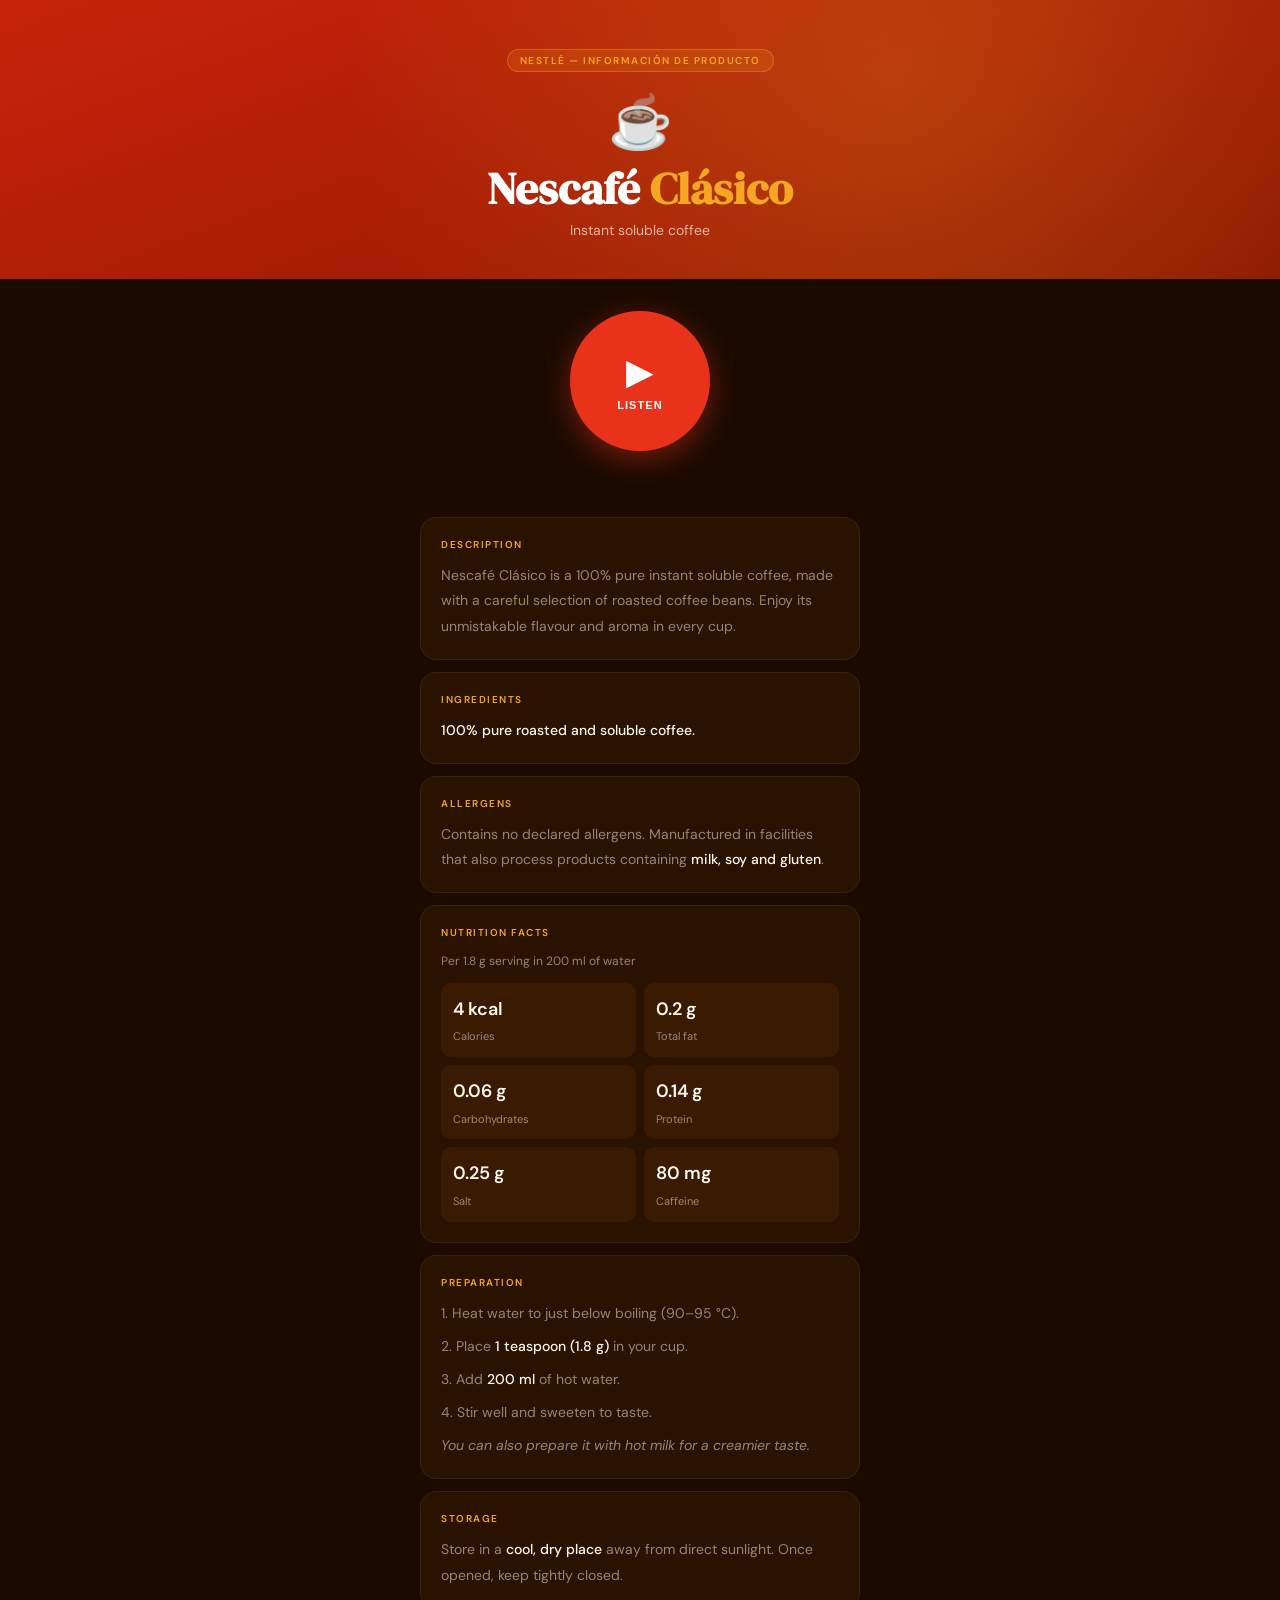
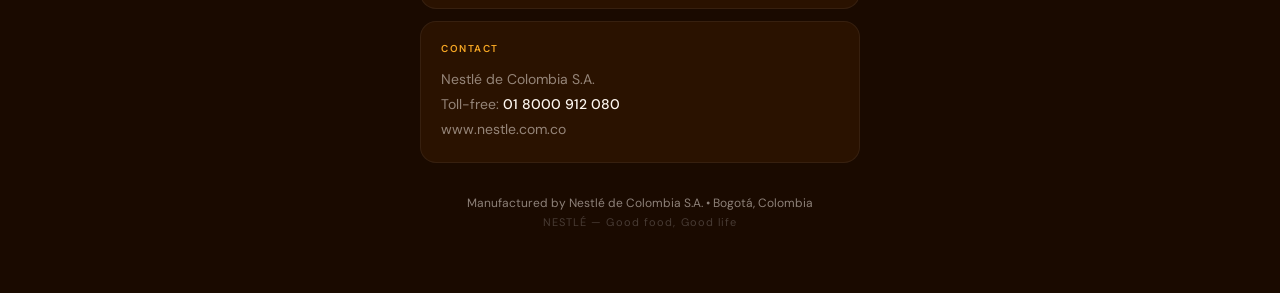
<file: index.html>
<!DOCTYPE html>
<html lang="es">
<head>
  <meta charset="UTF-8" />
  <meta name="viewport" content="width=device-width, initial-scale=1.0" />
  <title>Nescafé Clásico</title>
  <link href="https://fonts.googleapis.com/css2?family=DM+Serif+Display&family=DM+Sans:wght@300;400;500;600&display=swap" rel="stylesheet" />
  <style>
    *, *::before, *::after { box-sizing: border-box; margin: 0; padding: 0; }
    :root {
      --bg: #1a0a00; --surface: #2a1200; --surface2: #3a1a00;
      --text: #fff8f0; --muted: rgba(255,248,240,0.5);
      --accent: #e8321a; --accent2: #f5a623;
      --radius: 16px;
    }
    html, body {
      min-height: 100%; width: 100%; background: var(--bg); color: var(--text);
      font-family: 'DM Sans', sans-serif;
    }
    .page { min-height: 100vh; display: flex; flex-direction: column; align-items: center; padding: 0 0 4rem; }

    /* Hero */
    .hero {
      width: 100%; background: linear-gradient(160deg, #c8240a 0%, #8b1500 100%);
      padding: 3rem 2rem 2.5rem; text-align: center; position: relative; overflow: hidden;
    }
    .hero::before {
      content: ''; position: absolute; inset: 0;
      background: radial-gradient(circle at 70% 30%, rgba(245,166,35,0.25) 0%, transparent 60%);
    }
    .hero-badge {
      display: inline-block; font-size: 10px; letter-spacing: 0.15em; font-weight: 600;
      text-transform: uppercase; color: var(--accent2); background: rgba(245,166,35,0.15);
      border: 1px solid rgba(245,166,35,0.35); border-radius: 999px;
      padding: 4px 12px; margin-bottom: 1rem; position: relative;
    }
    .hero-icon { font-size: 52px; margin-bottom: 0.5rem; position: relative; }
    .hero h1 {
      font-family: 'DM Serif Display', serif; font-size: clamp(2rem, 7vw, 2.8rem);
      line-height: 1.1; color: white; position: relative;
    }
    .hero h1 span { color: var(--accent2); }
    .hero-sub { font-size: 14px; color: rgba(255,255,255,0.65); margin-top: 0.5rem; position: relative; }

    /* Content */
    .content { width: 100%; max-width: 480px; padding: 0 1.25rem; }

    /* Play button */
    .play-section { text-align: center; padding: 2rem 0 1.5rem; }
    .play-btn {
      position: relative; width: 140px; height: 140px; border-radius: 50%;
      border: none; background: var(--accent); color: white; cursor: pointer;
      display: flex; flex-direction: column; align-items: center;
      justify-content: center; gap: 6px; margin: 0 auto 1rem;
      transition: transform 0.15s, opacity 0.2s;
      -webkit-tap-highlight-color: transparent;
      box-shadow: 0 8px 30px rgba(232,50,26,0.45);
    }
    .play-btn:active { transform: scale(0.93); }
    .play-btn .icon { font-size: 36px; }
    .play-btn .lbl { font-size: 11px; font-weight: 600; letter-spacing: 0.1em; text-transform: uppercase; }
    .play-btn::before, .play-btn::after {
      content: ''; position: absolute; border-radius: 50%;
      border: 2px solid var(--accent); opacity: 0; animation: pulse 2.5s ease-out infinite;
    }
    .play-btn::after { animation-delay: 1.2s; }
    @keyframes pulse {
      0%   { width: 140px; height: 140px; opacity: 0.5; }
      100% { width: 220px; height: 220px; opacity: 0; }
    }
    .play-btn.playing { background: var(--surface2); border: 2px solid var(--accent); }
    .play-btn.playing::before, .play-btn.playing::after { display: none; }
    .wave { display: none; align-items: flex-end; gap: 4px; height: 26px; }
    .play-btn.playing .wave { display: flex; }
    .play-btn.playing .icon { display: none; }
    .wave span {
      display: block; width: 4px; background: var(--accent); border-radius: 2px;
      animation: bar 0.8s ease-in-out infinite alternate;
    }
    .wave span:nth-child(1) { height: 7px;  animation-delay: 0s; }
    .wave span:nth-child(2) { height: 18px; animation-delay: 0.15s; }
    .wave span:nth-child(3) { height: 26px; animation-delay: 0.3s; }
    .wave span:nth-child(4) { height: 14px; animation-delay: 0.45s; }
    .wave span:nth-child(5) { height: 9px;  animation-delay: 0.6s; }
    @keyframes bar { from { transform: scaleY(0.3); } to { transform: scaleY(1); } }
    .play-status { font-size: 13px; color: var(--muted); min-height: 18px; }

    /* Cards */
    .cards { display: flex; flex-direction: column; gap: 12px; margin-top: 0.5rem; }
    .card {
      background: var(--surface); border-radius: var(--radius); padding: 1.25rem;
      border: 1px solid rgba(255,255,255,0.06);
    }
    .card-title {
      font-size: 10px; font-weight: 600; letter-spacing: 0.15em; text-transform: uppercase;
      color: var(--accent2); margin-bottom: 0.75rem;
    }
    .card-body { font-size: 14px; color: var(--muted); line-height: 1.8; }
    .card-body strong { color: var(--text); font-weight: 500; }
    .card-body p { margin-bottom: 0.5rem; }
    .card-body p:last-child { margin-bottom: 0; }
    .nutrition-grid { display: grid; grid-template-columns: 1fr 1fr; gap: 8px; margin-top: 4px; }
    .nut-item { background: var(--surface2); border-radius: 10px; padding: 10px 12px; }
    .nut-item .val { font-size: 18px; font-weight: 600; color: var(--text); }
    .nut-item .key { font-size: 11px; color: var(--muted); margin-top: 2px; }
    .footer { margin-top: 2rem; text-align: center; font-size: 12px; color: var(--muted); }
    .nestle-logo { font-size: 11px; letter-spacing: 0.1em; color: rgba(255,255,255,0.2); margin-top: 4px; }
  </style>
</head>
<body>
<div class="page">
  <div class="hero">
    <div class="hero-badge">Nestlé — Información de producto</div>
    <div class="hero-icon">☕</div>
    <h1>Nescafé <span>Clásico</span></h1>
    <p class="hero-sub" id="hero-sub">Café soluble instantáneo</p>
  </div>

  <div class="content">
    <div class="play-section">
      <button class="play-btn" id="play-btn" onclick="handleTap()">
        <span class="icon">▶</span>
        <div class="wave"><span></span><span></span><span></span><span></span><span></span></div>
        <span class="lbl" id="play-lbl">Escuchar</span>
      </button>
      <p class="play-status" id="play-status"></p>
    </div>

    <div class="cards">
      <div class="card">
        <div class="card-title" id="lbl-desc">Descripción</div>
        <div class="card-body" id="txt-desc"></div>
      </div>
      <div class="card">
        <div class="card-title" id="lbl-ingr">Ingredientes</div>
        <div class="card-body" id="txt-ingr"></div>
      </div>
      <div class="card">
        <div class="card-title" id="lbl-allerg">Alérgenos</div>
        <div class="card-body" id="txt-allerg"></div>
      </div>
      <div class="card">
        <div class="card-title" id="lbl-nutr">Información nutricional</div>
        <div class="card-body">
          <p style="font-size:12px; color: var(--muted); margin-bottom: 10px;" id="txt-nutr-note"></p>
          <div class="nutrition-grid">
            <div class="nut-item"><div class="val">4 kcal</div><div class="key" id="lbl-cal"></div></div>
            <div class="nut-item"><div class="val">0.2 g</div><div class="key" id="lbl-fat"></div></div>
            <div class="nut-item"><div class="val">0.06 g</div><div class="key" id="lbl-carb"></div></div>
            <div class="nut-item"><div class="val">0.14 g</div><div class="key" id="lbl-prot"></div></div>
            <div class="nut-item"><div class="val">0.25 g</div><div class="key" id="lbl-salt"></div></div>
            <div class="nut-item"><div class="val">80 mg</div><div class="key" id="lbl-caff"></div></div>
          </div>
        </div>
      </div>
      <div class="card">
        <div class="card-title" id="lbl-prep">Modo de preparación</div>
        <div class="card-body" id="txt-prep"></div>
      </div>
      <div class="card">
        <div class="card-title" id="lbl-store">Conservación</div>
        <div class="card-body" id="txt-store"></div>
      </div>
      <div class="card">
        <div class="card-title" id="lbl-contact">Contacto</div>
        <div class="card-body" id="txt-contact"></div>
      </div>
    </div>

    <div class="footer">
      <div id="txt-footer"></div>
      <div class="nestle-logo">NESTLÉ — Good food, Good life</div>
    </div>
  </div>
</div>

<script>
  const i18n = {
    es: {
      heroSub: "Café soluble instantáneo",
      playLbl: "Escuchar", stopLbl: "Detener", playing: "Reproduciendo…",
      lbl: {
        desc:"Descripción", ingr:"Ingredientes", allerg:"Alérgenos",
        nutr:"Información nutricional", nutrNote:"Por porción de 1.8 g en 200 ml de agua",
        cal:"Calorías", fat:"Grasas totales", carb:"Carbohidratos",
        prot:"Proteínas", salt:"Sal", caff:"Cafeína",
        prep:"Modo de preparación", store:"Conservación",
        contact:"Contacto", footer:"Fabricado por Nestlé de Colombia S.A. • Bogotá, Colombia"
      },
      txt: {
        desc: "Nescafé Clásico es un café soluble instantáneo 100% puro, elaborado con una cuidadosa selección de granos de café tostado. Disfruta de su sabor y aroma inconfundibles en cada taza.",
        ingr: "<strong>Café tostado y soluble 100% puro.</strong>",
        allerg: "No contiene alérgenos declarados. Fabricado en instalaciones que también procesan productos con <strong>leche, soya y gluten</strong>.",
        prep: "<p>1. Calienta agua hasta casi hervir (90–95 °C).</p><p>2. Coloca <strong>1 cucharadita (1.8 g)</strong> en tu taza.</p><p>3. Añade <strong>200 ml</strong> de agua caliente.</p><p>4. Revuelve y endulza al gusto.</p><p><em>También puedes prepararlo con leche caliente para un sabor más cremoso.</em></p>",
        store: "Conservar en lugar <strong>fresco y seco</strong>, alejado de la luz solar. Una vez abierto, mantener bien cerrado.",
        contact: "Nestlé de Colombia S.A.<br>Línea gratuita: <strong>01 8000 912 080</strong><br>www.nestle.com.co"
      },
      audio:
        "Nescafé Clásico. Café soluble instantáneo cien por ciento puro, elaborado con una selección de granos de café tostado. " +
        "Ingredientes: café tostado y soluble cien por ciento puro. " +
        "No contiene alérgenos declarados. Fabricado en instalaciones que también procesan leche, soya y gluten. " +
        "Información nutricional por porción de 1.8 gramos en 200 mililitros de agua: 4 calorías, 0.2 gramos de grasa, 0.06 gramos de carbohidratos, 0.14 gramos de proteína, 0.25 gramos de sal, 80 miligramos de cafeína. " +
        "Preparación: calienta agua a 90 grados, coloca una cucharadita en tu taza, añade 200 mililitros de agua caliente, revuelve y endulza al gusto. " +
        "Conservar en lugar fresco y seco. Una vez abierto, mantener bien cerrado. " +
        "Fabricado por Nestlé de Colombia. Línea gratuita: cero uno ocho mil novecientos doce cero ochenta.",
      lang: "es-ES"
    },
    en: {
      heroSub: "Instant soluble coffee",
      playLbl: "Listen", stopLbl: "Stop", playing: "Playing…",
      lbl: {
        desc:"Description", ingr:"Ingredients", allerg:"Allergens",
        nutr:"Nutrition facts", nutrNote:"Per 1.8 g serving in 200 ml of water",
        cal:"Calories", fat:"Total fat", carb:"Carbohydrates",
        prot:"Protein", salt:"Salt", caff:"Caffeine",
        prep:"Preparation", store:"Storage",
        contact:"Contact", footer:"Manufactured by Nestlé de Colombia S.A. • Bogotá, Colombia"
      },
      txt: {
        desc: "Nescafé Clásico is a 100% pure instant soluble coffee, made with a careful selection of roasted coffee beans. Enjoy its unmistakable flavour and aroma in every cup.",
        ingr: "<strong>100% pure roasted and soluble coffee.</strong>",
        allerg: "Contains no declared allergens. Manufactured in facilities that also process products containing <strong>milk, soy and gluten</strong>.",
        prep: "<p>1. Heat water to just below boiling (90–95 °C).</p><p>2. Place <strong>1 teaspoon (1.8 g)</strong> in your cup.</p><p>3. Add <strong>200 ml</strong> of hot water.</p><p>4. Stir well and sweeten to taste.</p><p><em>You can also prepare it with hot milk for a creamier taste.</em></p>",
        store: "Store in a <strong>cool, dry place</strong> away from direct sunlight. Once opened, keep tightly closed.",
        contact: "Nestlé de Colombia S.A.<br>Toll-free: <strong>01 8000 912 080</strong><br>www.nestle.com.co"
      },
      audio:
        "Nescafé Clásico. 100 percent pure instant soluble coffee made with a careful selection of roasted coffee beans. " +
        "Ingredients: 100 percent pure roasted and soluble coffee. " +
        "Contains no declared allergens. Manufactured in facilities that also process milk, soy and gluten. " +
        "Nutrition facts per 1.8 gram serving in 200 millilitres of water: 4 calories, 0.2 grams of fat, 0.06 grams of carbohydrates, 0.14 grams of protein, 0.25 grams of salt, 80 milligrams of caffeine. " +
        "Preparation: heat water to 90 degrees, place one teaspoon in your cup, add 200 millilitres of hot water, stir and sweeten to taste. " +
        "Store in a cool dry place. Once opened, keep tightly closed. " +
        "Manufactured by Nestlé de Colombia. Toll-free line: 01 8000 912 080.",
      lang: "en-US"
    },
    fr: {
      heroSub: "Café soluble instantané",
      playLbl: "Écouter", stopLbl: "Arrêter", playing: "Lecture en cours…",
      lbl: {
        desc:"Description", ingr:"Ingrédients", allerg:"Allergènes",
        nutr:"Informations nutritionnelles", nutrNote:"Par portion de 1,8 g dans 200 ml d'eau",
        cal:"Calories", fat:"Lipides totaux", carb:"Glucides",
        prot:"Protéines", salt:"Sel", caff:"Caféine",
        prep:"Mode de préparation", store:"Conservation",
        contact:"Contact", footer:"Fabriqué par Nestlé de Colombia S.A. • Bogotá, Colombie"
      },
      txt: {
        desc: "Nescafé Clásico est un café soluble instantané 100 % pur, élaboré à partir d'une sélection soigneuse de grains de café torréfiés. Savourez sa saveur et son arôme incomparables à chaque tasse.",
        ingr: "<strong>Café torréfié et soluble 100 % pur.</strong>",
        allerg: "Ne contient pas d'allergènes déclarés. Fabriqué dans des installations traitant également des produits contenant <strong>du lait, du soja et du gluten</strong>.",
        prep: "<p>1. Chauffez l'eau à presque ébullition (90–95 °C).</p><p>2. Placez <strong>1 cuillère à café (1,8 g)</strong> dans votre tasse.</p><p>3. Ajoutez <strong>200 ml</strong> d'eau chaude.</p><p>4. Remuez et sucrez selon votre goût.</p><p><em>Vous pouvez aussi le préparer avec du lait chaud pour un goût plus crémeux.</em></p>",
        store: "Conserver dans un endroit <strong>frais et sec</strong>, à l'abri de la lumière. Une fois ouvert, bien refermer.",
        contact: "Nestlé de Colombia S.A.<br>Ligne gratuite : <strong>01 8000 912 080</strong><br>www.nestle.com.co"
      },
      audio:
        "Nescafé Clásico. Café soluble instantané 100 pour cent pur, élaboré à partir d'une sélection de grains torréfiés. " +
        "Ingrédients : café torréfié et soluble 100 pour cent pur. " +
        "Ne contient pas d'allergènes déclarés. Fabriqué dans des installations traitant aussi du lait, soja et gluten. " +
        "Informations nutritionnelles par portion de 1,8 gramme dans 200 millilitres d'eau : 4 calories, 0,2 grammes de lipides, 0,06 grammes de glucides, 0,14 grammes de protéines, 0,25 grammes de sel, 80 milligrammes de caféine. " +
        "Préparation : chauffez l'eau à 90 degrés, placez une cuillère à café dans votre tasse, ajoutez 200 millilitres d'eau chaude, remuez et sucrez selon votre goût. " +
        "Conserver dans un endroit frais et sec. Une fois ouvert, bien refermer. " +
        "Fabriqué par Nestlé de Colombia. Ligne gratuite : 01 8000 912 080.",
      lang: "fr-FR"
    },
    pt: {
      heroSub: "Café solúvel instantâneo",
      playLbl: "Ouvir", stopLbl: "Parar", playing: "Reproduzindo…",
      lbl: {
        desc:"Descrição", ingr:"Ingredientes", allerg:"Alergênicos",
        nutr:"Informação nutricional", nutrNote:"Por porção de 1,8 g em 200 ml de água",
        cal:"Calorias", fat:"Gorduras totais", carb:"Carboidratos",
        prot:"Proteínas", salt:"Sal", caff:"Cafeína",
        prep:"Modo de preparo", store:"Conservação",
        contact:"Contato", footer:"Fabricado por Nestlé de Colombia S.A. • Bogotá, Colômbia"
      },
      txt: {
        desc: "Nescafé Clásico é um café solúvel instantâneo 100% puro, elaborado com uma cuidadosa seleção de grãos de café torrado. Aproveite seu sabor e aroma inconfundíveis em cada xícara.",
        ingr: "<strong>Café torrado e solúvel 100% puro.</strong>",
        allerg: "Não contém alergênicos declarados. Fabricado em instalações que também processam produtos com <strong>leite, soja e glúten</strong>.",
        prep: "<p>1. Aqueça a água até quase ferver (90–95 °C).</p><p>2. Coloque <strong>1 colher de chá (1,8 g)</strong> na sua xícara.</p><p>3. Adicione <strong>200 ml</strong> de água quente.</p><p>4. Mexa e adoce a gosto.</p><p><em>Você também pode preparar com leite quente para um sabor mais cremoso.</em></p>",
        store: "Conservar em local <strong>fresco e seco</strong>, longe da luz solar. Uma vez aberto, manter bem fechado.",
        contact: "Nestlé de Colombia S.A.<br>Linha gratuita: <strong>01 8000 912 080</strong><br>www.nestle.com.co"
      },
      audio:
        "Nescafé Clásico. Café solúvel instantâneo 100 por cento puro, elaborado com uma seleção de grãos de café torrado. " +
        "Ingredientes: café torrado e solúvel 100 por cento puro. " +
        "Não contém alergênicos declarados. Fabricado em instalações que também processam leite, soja e glúten. " +
        "Informação nutricional por porção de 1,8 grama em 200 mililitros de água: 4 calorias, 0,2 gramas de gordura, 0,06 gramas de carboidratos, 0,14 gramas de proteína, 0,25 gramas de sal, 80 miligramas de cafeína. " +
        "Preparo: aqueça água a 90 graus, coloque uma colher de chá na xícara, adicione 200 mililitros de água quente, mexa e adoce a gosto. " +
        "Conservar em local fresco e seco. Uma vez aberto, manter bem fechado. " +
        "Fabricado por Nestlé de Colombia. Linha gratuita: 01 8000 912 080.",
      lang: "pt-BR"
    }
  };

  const langFallback = { ca:"es", gl:"es", eu:"es", de:"fr", it:"fr", nl:"fr", ro:"fr" };

  let currentLang = "es";
  let isPlaying = false;

  function detectLang() {
    const nav = (navigator.language || "es").toLowerCase().split("-")[0];
    if (i18n[nav]) return nav;
    if (langFallback[nav]) return langFallback[nav];
    return "es";
  }

  function applyLang() {
    const t = i18n[currentLang];
    const l = t.lbl;
    const tx = t.txt;
    document.getElementById("hero-sub").textContent = t.heroSub;
    document.getElementById("play-lbl").textContent = t.playLbl;
    document.getElementById("lbl-desc").textContent = l.desc;
    document.getElementById("lbl-ingr").textContent = l.ingr;
    document.getElementById("lbl-allerg").textContent = l.allerg;
    document.getElementById("lbl-nutr").textContent = l.nutr;
    document.getElementById("txt-nutr-note").textContent = l.nutrNote;
    document.getElementById("lbl-cal").textContent = l.cal;
    document.getElementById("lbl-fat").textContent = l.fat;
    document.getElementById("lbl-carb").textContent = l.carb;
    document.getElementById("lbl-prot").textContent = l.prot;
    document.getElementById("lbl-salt").textContent = l.salt;
    document.getElementById("lbl-caff").textContent = l.caff;
    document.getElementById("lbl-prep").textContent = l.prep;
    document.getElementById("lbl-store").textContent = l.store;
    document.getElementById("lbl-contact").textContent = l.contact;
    document.getElementById("txt-footer").textContent = l.footer;
    document.getElementById("txt-desc").innerHTML = tx.desc;
    document.getElementById("txt-ingr").innerHTML = tx.ingr;
    document.getElementById("txt-allerg").innerHTML = tx.allerg;
    document.getElementById("txt-prep").innerHTML = tx.prep;
    document.getElementById("txt-store").innerHTML = tx.store;
    document.getElementById("txt-contact").innerHTML = tx.contact;
  }

  function stopAudio() {
    window.speechSynthesis.cancel();
    isPlaying = false;
    document.getElementById("play-btn").classList.remove("playing");
    document.getElementById("play-status").textContent = "";
    document.getElementById("play-lbl").textContent = i18n[currentLang].playLbl;
  }

  function handleTap() {
    if (isPlaying) { stopAudio(); return; }
    if (!('speechSynthesis' in window)) {
      document.getElementById("play-status").textContent = "Audio no disponible en este navegador.";
      return;
    }
    const t = i18n[currentLang];
    const utter = new SpeechSynthesisUtterance(t.audio);
    utter.lang = t.lang;
    utter.rate = 0.93;
    utter.onstart = () => {
      isPlaying = true;
      document.getElementById("play-btn").classList.add("playing");
      document.getElementById("play-lbl").textContent = t.stopLbl;
      document.getElementById("play-status").textContent = t.playing;
    };
    utter.onend = utter.onerror = () => stopAudio();
    window.speechSynthesis.cancel();
    window.speechSynthesis.speak(utter);
  }

  currentLang = detectLang();
  applyLang();
</script>
</body>
</html>
</file>
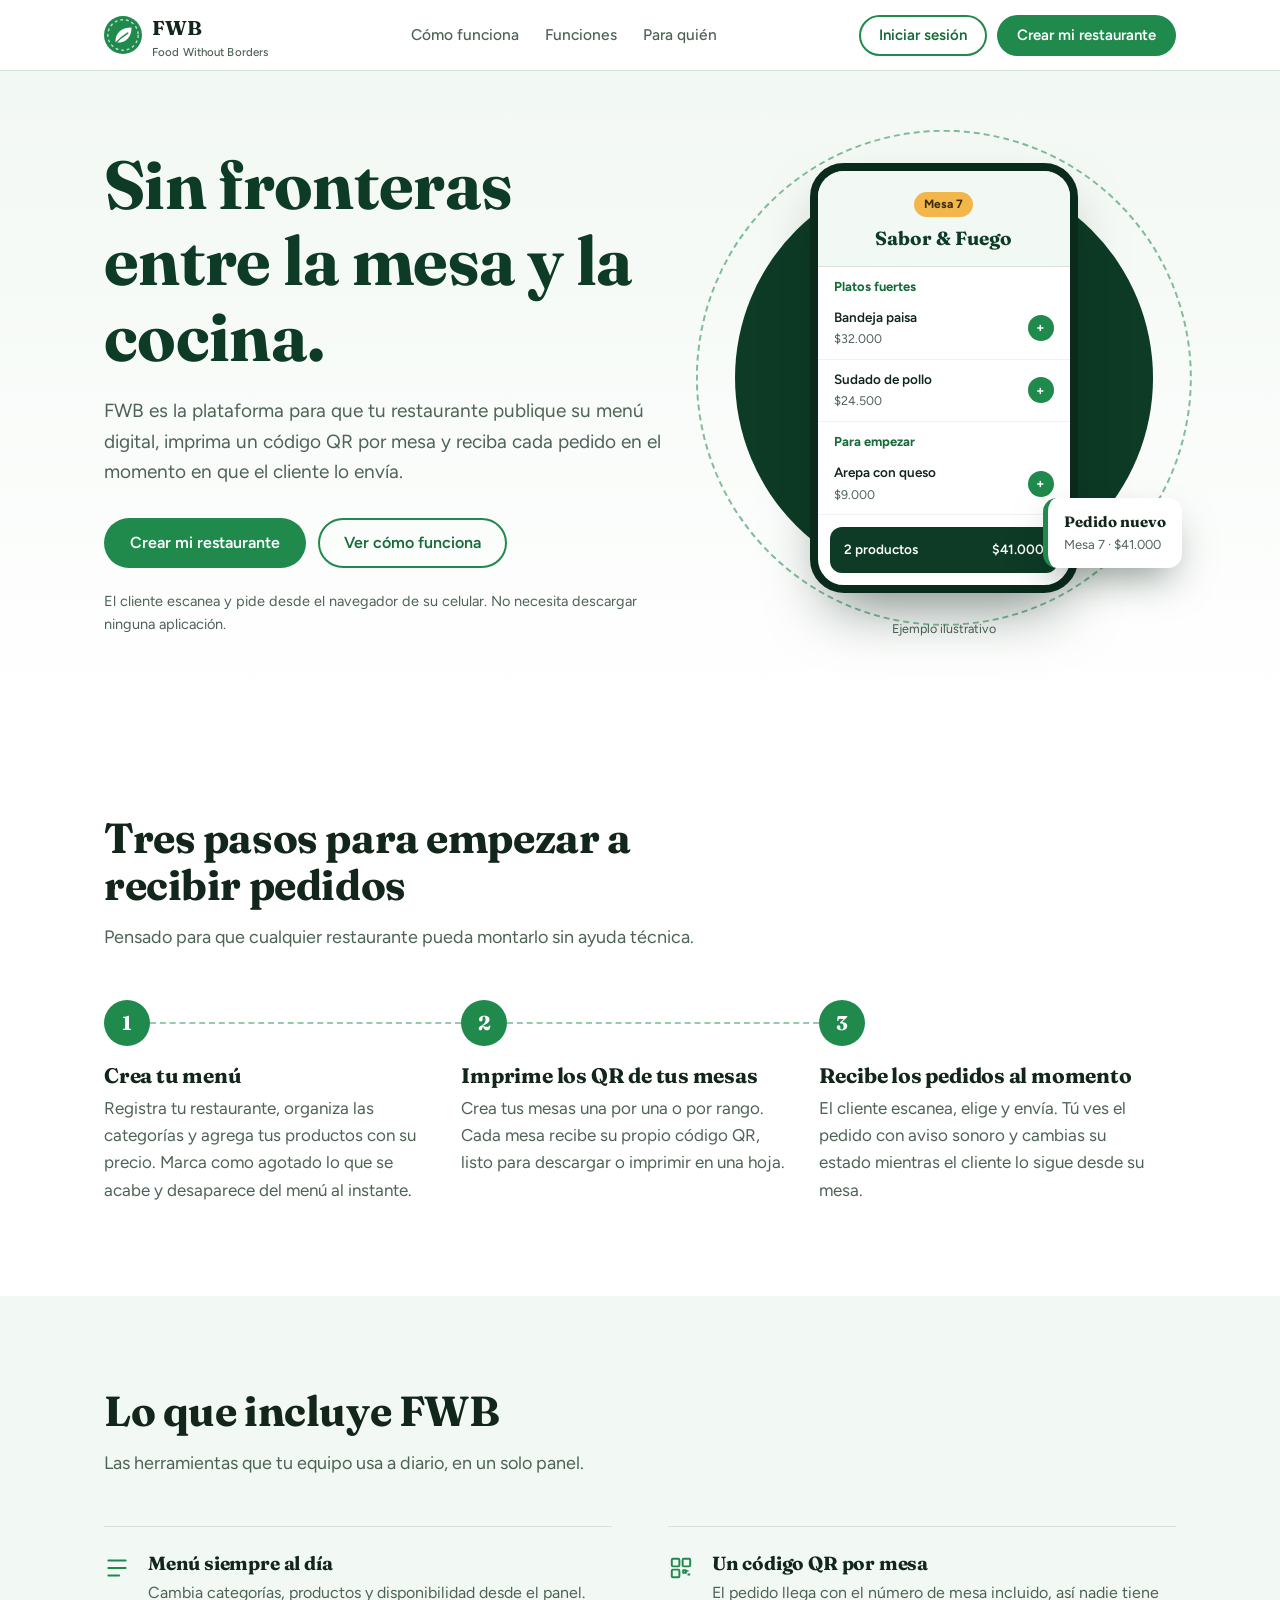
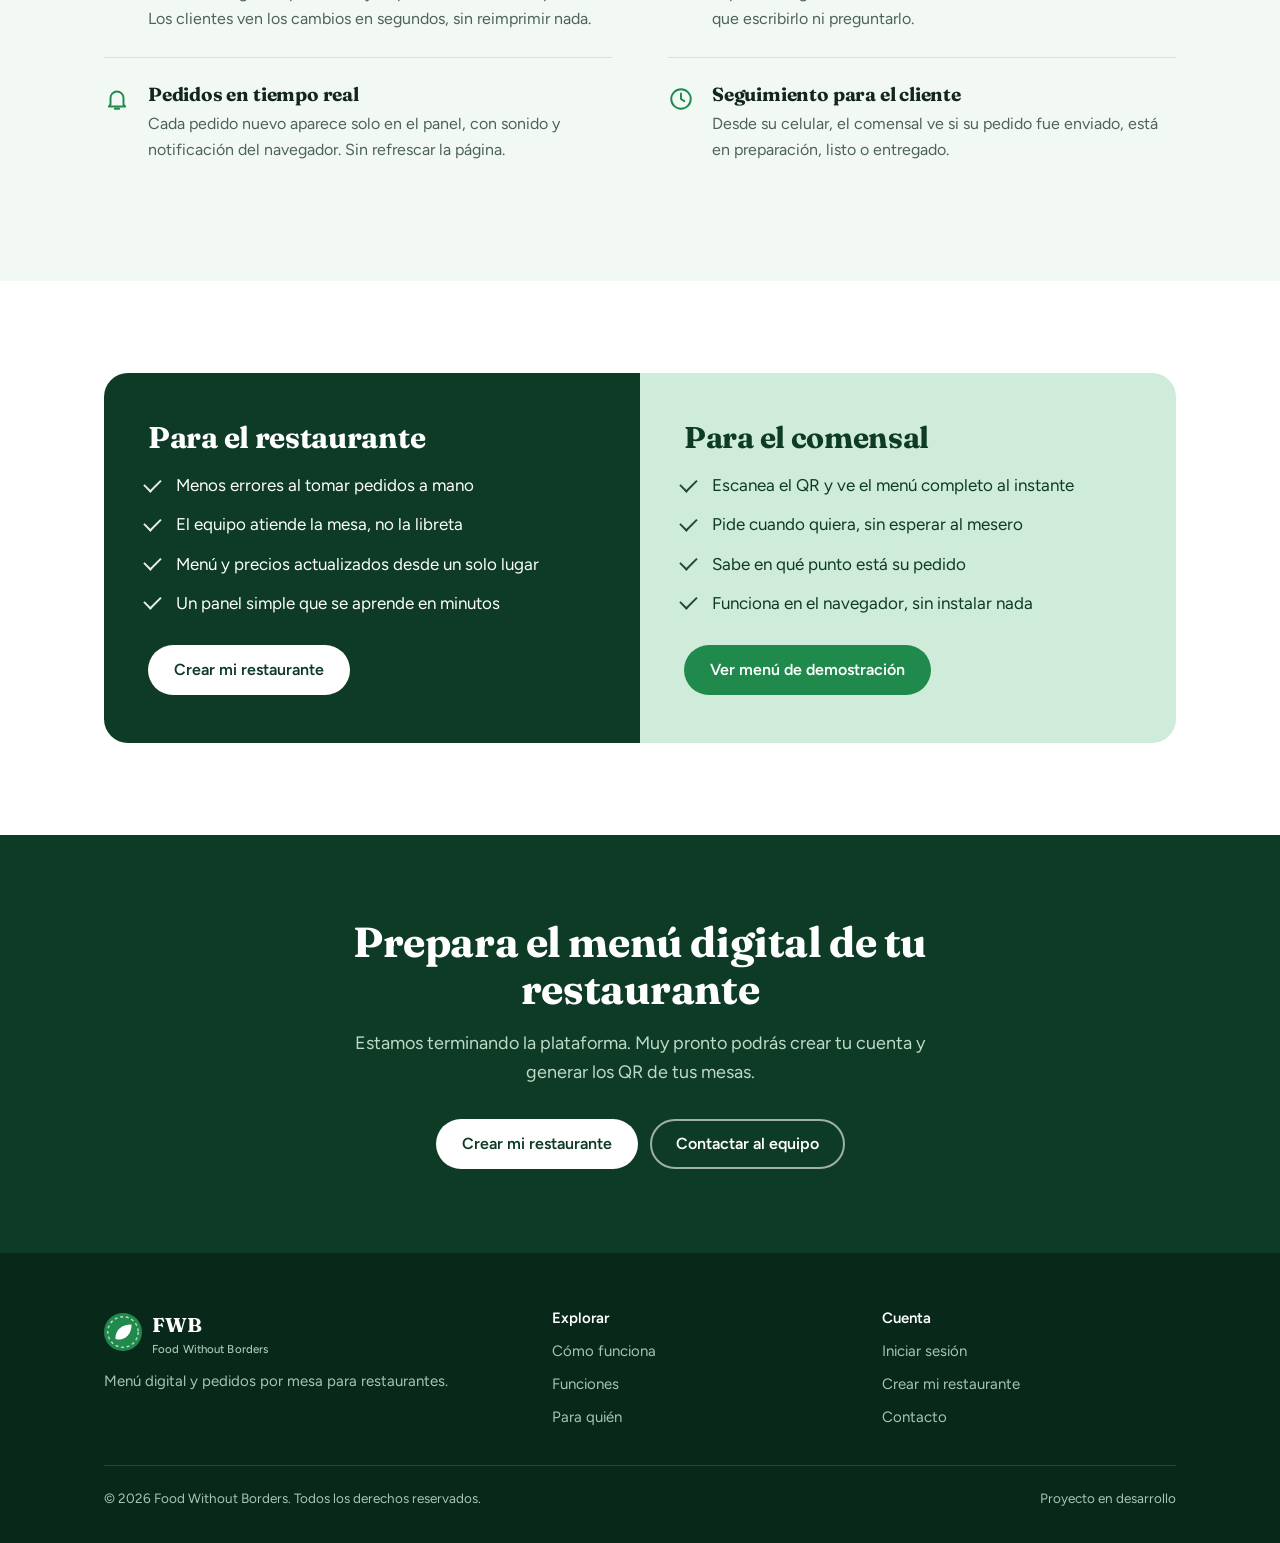
<file: FWB/index.html>
<!DOCTYPE html>
<html lang="es">
<head>
<meta charset="UTF-8">
<meta name="viewport" content="width=device-width, initial-scale=1">
<title>Food Without Borders (FWB) — Menú digital y pedidos por mesa</title>
<meta name="description" content="FWB es la plataforma para que los restaurantes publiquen su menú digital, generen un código QR por mesa y reciban los pedidos al instante.">
<meta name="theme-color" content="#0D3B26">
<link rel="icon" href="data:image/svg+xml,%3Csvg xmlns='http://www.w3.org/2000/svg' viewBox='0 0 32 32'%3E%3Ccircle cx='16' cy='16' r='16' fill='%231F8A4C'/%3E%3Cpath d='M9 22c0-8 5-13 14-13 0 9-5 14-13 14' fill='%23fff'/%3E%3C/svg%3E">
<link rel="preconnect" href="https://fonts.googleapis.com">
<link rel="preconnect" href="https://fonts.gstatic.com" crossorigin>
<link href="https://fonts.googleapis.com/css2?family=Fraunces:opsz,wght@9..144,500;9..144,700&family=Figtree:wght@400;500;600;700&display=swap" rel="stylesheet">
<style>
:root{
  --forest:#0D3B26; --green:#1F8A4C; --green-dark:#176B3A; --leaf:#CFEBD9; --mint:#F2F8F3;
  --ink:#12261B; --muted:#4D6355; --line:#D5E3D9; --sun:#F2B64B; --white:#fff;
  --serif:'Fraunces',Georgia,serif; --sans:'Figtree',system-ui,-apple-system,'Segoe UI',sans-serif;
}
*{box-sizing:border-box}
html{scroll-behavior:smooth;scroll-padding-top:80px}
body{margin:0;font-family:var(--sans);color:var(--ink);background:var(--white);line-height:1.6;font-size:17px}
img,svg{max-width:100%}
a{color:inherit}
.wrap{max-width:1120px;margin:0 auto;padding:0 24px}
h1,h2,h3{font-family:var(--serif);line-height:1.12;margin:0;font-weight:700;letter-spacing:-.01em}
h2{font-size:clamp(30px,4vw,42px)}
h3{font-size:21px}
p{margin:0}
:focus-visible{outline:3px solid var(--sun);outline-offset:3px;border-radius:6px}

/* Botones */
.btn{font:600 16px/1 var(--sans);padding:15px 24px;border-radius:999px;border:2px solid transparent;cursor:pointer;text-decoration:none;display:inline-flex;align-items:center;justify-content:center;transition:background .2s,color .2s,border-color .2s}
.btn-primary{background:var(--green);color:#fff}
.btn-primary:hover{background:var(--green-dark)}
.btn-ghost{background:transparent;border-color:var(--green);color:var(--green-dark)}
.btn-ghost:hover{background:var(--leaf)}
.btn-light{background:#fff;color:var(--forest)}
.btn-light:hover{background:var(--leaf)}
.btn-outline-light{border-color:rgba(255,255,255,.6);color:#fff;background:transparent}
.btn-outline-light:hover{background:rgba(255,255,255,.12)}
.btn-sm{padding:11px 18px;font-size:15px}

/* Cabecera */
header{position:sticky;top:0;z-index:20;background:rgba(255,255,255,.94);backdrop-filter:blur(8px);border-bottom:1px solid var(--line)}
.nav{display:flex;align-items:center;justify-content:space-between;height:70px;gap:16px}
.brand{display:flex;align-items:center;gap:10px;text-decoration:none;font-family:var(--serif);font-weight:700;font-size:20px}
.brand small{display:block;font:500 11.5px/1 var(--sans);color:var(--muted);margin-top:3px;letter-spacing:.01em}
.nav-links{display:flex;gap:26px;font-weight:500;font-size:15.5px}
.nav-links a{text-decoration:none;color:var(--muted)}
.nav-links a:hover{color:var(--green-dark)}
.nav-cta{display:flex;gap:10px;align-items:center}
.menu-toggle{display:none;background:none;border:1.5px solid var(--line);border-radius:10px;width:42px;height:42px;cursor:pointer;color:var(--forest)}

/* Hero */
.hero{background:linear-gradient(180deg,var(--mint) 0%,#fff 100%);overflow:hidden}
.hero .wrap{display:grid;grid-template-columns:1.1fr .9fr;gap:40px;align-items:center;padding-top:72px;padding-bottom:84px}
.hero h1{font-size:clamp(40px,6vw,68px);margin-bottom:22px;color:var(--forest)}
.hero p.lead{font-size:19px;color:var(--muted);max-width:30em;margin-bottom:30px}
.hero-actions{display:flex;gap:12px;flex-wrap:wrap;margin-bottom:22px}
.hero-note{font-size:14.5px;color:var(--muted)}
.stage{position:relative;display:flex;justify-content:center;padding:20px 0}
.stage::before{content:"";position:absolute;width:min(420px,90%);aspect-ratio:1;border-radius:50%;background:var(--forest);top:50%;left:50%;transform:translate(-50%,-50%)}
.stage::after{content:"";position:absolute;width:min(500px,106%);aspect-ratio:1;border-radius:50%;border:2px dashed var(--green);opacity:.55;top:50%;left:50%;transform:translate(-50%,-50%)}
.phone{position:relative;z-index:2;width:268px;background:#fff;border-radius:34px;border:8px solid #0A2A1B;box-shadow:0 30px 60px -20px rgba(6,30,18,.55);overflow:hidden}
.phone-top{background:var(--mint);padding:18px 16px 12px;text-align:center;border-bottom:1px solid var(--line)}
.phone-top .mesa{display:inline-block;background:var(--sun);color:#3A2A05;font-weight:700;font-size:12px;padding:3px 10px;border-radius:999px;margin-bottom:6px}
.phone-top strong{display:block;font-family:var(--serif);font-size:19px;color:var(--forest)}
.phone h4{margin:0;padding:12px 16px 4px;font:700 13px var(--sans);color:var(--green-dark)}
.dish{display:flex;justify-content:space-between;align-items:center;gap:8px;padding:9px 16px;border-bottom:1px solid #EEF3EF;font-size:13.5px}
.dish b{display:block;font-weight:600}
.dish span.p{color:var(--muted);font-size:12.5px}
.dish i{font-style:normal;width:26px;height:26px;border-radius:50%;background:var(--green);color:#fff;display:grid;place-items:center;font-weight:700;flex:none}
.cart{margin:12px;background:var(--forest);color:#fff;border-radius:12px;padding:12px 14px;display:flex;justify-content:space-between;font-size:13.5px;font-weight:600}
.toast{position:absolute;z-index:3;right:-6px;bottom:44px;background:#fff;border-radius:14px;padding:12px 16px;box-shadow:0 18px 40px -12px rgba(6,30,18,.5);border-left:5px solid var(--green);font-size:14px;max-width:210px;animation:pop .6s .5s both cubic-bezier(.2,.9,.3,1.3)}
.toast b{display:block;font-family:var(--serif);font-size:15px}
.toast span{color:var(--muted);font-size:13px}
@keyframes pop{from{opacity:0;transform:translateY(14px) scale(.94)}to{opacity:1;transform:none}}
.caption{text-align:center;font-size:12.5px;color:var(--muted);margin-top:6px}

/* Secciones */
section{padding:92px 0}
.section-head{max-width:640px;margin-bottom:48px}
.section-head p{color:var(--muted);margin-top:14px;font-size:18px}

/* Pasos */
.steps{display:grid;grid-template-columns:repeat(3,1fr);gap:0;position:relative;counter-reset:s}
.step{padding:0 28px 0 0;position:relative}
.step .n{width:46px;height:46px;border-radius:50%;background:var(--green);color:#fff;display:grid;place-items:center;font:700 20px var(--serif);margin-bottom:18px;position:relative;z-index:1}
.step::before{content:"";position:absolute;top:22px;left:46px;right:0;border-top:2px dashed var(--green);opacity:.45}
.step:last-child::before{display:none}
.step h3{margin-bottom:8px}
.step p{color:var(--muted)}

/* Funciones */
#funciones{background:var(--mint)}
.features{display:grid;grid-template-columns:repeat(2,1fr);column-gap:56px}
.feature{padding:26px 0;border-top:1.5px solid var(--line);display:grid;grid-template-columns:30px 1fr;gap:14px}
.feature svg{width:26px;height:26px;color:var(--green);margin-top:2px}
.feature h3{font-size:19px;margin-bottom:6px}
.feature p{color:var(--muted);font-size:16px}

/* Públicos */
.split{display:grid;grid-template-columns:1fr 1fr;gap:0;border-radius:24px;overflow:hidden}
.split>div{padding:48px 44px}
.split .a{background:var(--forest);color:#fff}
.split .b{background:var(--leaf);color:var(--forest)}
.split h2{font-size:30px;margin-bottom:18px}
.split ul{list-style:none;margin:0 0 28px;padding:0;display:grid;gap:12px}
.split li{padding-left:28px;position:relative}
.split li::before{content:"";position:absolute;left:0;top:.55em;width:14px;height:8px;border-left:2.5px solid currentColor;border-bottom:2.5px solid currentColor;transform:rotate(-45deg) translateY(-50%);opacity:.9}

/* CTA final */
.cta{background:var(--forest);color:#fff;text-align:center;padding:84px 0}
.cta h2{max-width:18em;margin:0 auto 16px}
.cta p{color:#BFD9C9;max-width:32em;margin:0 auto 32px;font-size:18px}
.cta .hero-actions{justify-content:center;margin:0}

/* Pie */
footer{background:#08281A;color:#A9C4B3;padding:56px 0 34px;font-size:15px}
.foot{display:grid;grid-template-columns:1.4fr 1fr 1fr;gap:36px;margin-bottom:36px}
footer .brand{color:#fff}
footer .brand small{color:#A9C4B3}
footer h4{color:#fff;margin:0 0 12px;font:600 15px var(--sans)}
footer ul{list-style:none;margin:0;padding:0;display:grid;gap:9px}
footer a,footer button.lnk{color:#A9C4B3;text-decoration:none;background:none;border:0;padding:0;font:inherit;cursor:pointer;text-align:left}
footer a:hover,footer button.lnk:hover{color:#fff}
.legal{border-top:1px solid rgba(255,255,255,.14);padding-top:22px;font-size:13.5px;display:flex;justify-content:space-between;gap:12px;flex-wrap:wrap}

/* Diálogo */
dialog{border:0;border-radius:20px;padding:34px 32px 28px;max-width:420px;width:calc(100% - 40px);box-shadow:0 30px 80px -20px rgba(0,0,0,.5);text-align:center;color:var(--ink)}
dialog::backdrop{background:rgba(8,40,26,.55);backdrop-filter:blur(3px)}
dialog .ic{width:54px;height:54px;border-radius:50%;background:var(--leaf);color:var(--green-dark);display:grid;place-items:center;margin:0 auto 16px}
dialog h2{font-size:24px;margin-bottom:10px}
dialog p{color:var(--muted);margin-bottom:24px;font-size:16px}

/* Responsive */
@media (max-width:900px){
  .hero .wrap{grid-template-columns:1fr;padding-top:48px;padding-bottom:64px}
  .stage{margin-top:12px}
  .steps{grid-template-columns:1fr;gap:34px}
  .step{padding:0 0 0 64px}
  .step .n{position:absolute;left:0;top:0;margin:0}
  .step::before{top:46px;left:22px;right:auto;bottom:-30px;border-top:0;border-left:2px dashed var(--green)}
  .features,.split,.foot{grid-template-columns:1fr}
  .split>div{padding:36px 28px}
  section{padding:68px 0}
  .nav-links{display:none;position:absolute;top:70px;left:0;right:0;background:#fff;flex-direction:column;gap:0;padding:8px 24px 16px;border-bottom:1px solid var(--line)}
  .nav-links.open{display:flex}
  .nav-links a{padding:13px 0;border-bottom:1px solid #EEF3EF}
  .menu-toggle{display:grid;place-items:center}
  .nav-cta .btn-ghost{display:none}
}
@media (max-width:420px){.nav-cta .btn-primary{display:none}.toast{right:0}}
@media (prefers-reduced-motion:reduce){html{scroll-behavior:auto}.toast{animation:none}}
</style>
</head>
<body>

<header>
  <div class="wrap nav">
    <a class="brand" href="#inicio" aria-label="Food Without Borders, inicio">
      <svg width="38" height="38" viewBox="0 0 40 40" aria-hidden="true"><circle cx="20" cy="20" r="20" fill="#1F8A4C"/><circle cx="20" cy="20" r="16" fill="none" stroke="#fff" stroke-width="1.5" stroke-dasharray="3 3" opacity=".7"/><path d="M12 27c0-9 6-15 17-15 0 10-6 16-15 16" fill="#fff"/><path d="M12 29c4-5 8-8 13-11" stroke="#1F8A4C" stroke-width="1.6" fill="none" stroke-linecap="round"/></svg>
      <span>FWB<small>Food Without Borders</small></span>
    </a>
    <nav class="nav-links" id="navLinks" aria-label="Principal">
      <a href="#como">Cómo funciona</a>
      <a href="#funciones">Funciones</a>
      <a href="#publicos">Para quién</a>
    </nav>
    <div class="nav-cta">
      <button class="btn btn-ghost btn-sm" data-na>Iniciar sesión</button>
      <button class="btn btn-primary btn-sm" data-na>Crear mi restaurante</button>
      <button class="menu-toggle" id="menuToggle" aria-label="Abrir menú" aria-expanded="false" aria-controls="navLinks">
        <svg width="20" height="20" viewBox="0 0 24 24" fill="none" stroke="currentColor" stroke-width="2.2" stroke-linecap="round"><path d="M4 7h16M4 12h16M4 17h16"/></svg>
      </button>
    </div>
  </div>
</header>

<main>
<section class="hero" id="inicio" style="padding:0">
  <div class="wrap">
    <div>
      <h1>Sin fronteras entre la mesa y la cocina.</h1>
      <p class="lead">FWB es la plataforma para que tu restaurante publique su menú digital, imprima un código QR por mesa y reciba cada pedido en el momento en que el cliente lo envía.</p>
      <div class="hero-actions">
        <button class="btn btn-primary" data-na>Crear mi restaurante</button>
        <a class="btn btn-ghost" href="#como">Ver cómo funciona</a>
      </div>
      <p class="hero-note">El cliente escanea y pide desde el navegador de su celular. No necesita descargar ninguna aplicación.</p>
    </div>
    <div>
      <div class="stage">
        <div class="phone" role="img" aria-label="Ejemplo del menú digital en un celular, con tres platos y un pedido de dos productos">
          <div class="phone-top"><span class="mesa">Mesa 7</span><strong>Sabor &amp; Fuego</strong></div>
          <h4>Platos fuertes</h4>
          <div class="dish"><div><b>Bandeja paisa</b><span class="p">$32.000</span></div><i>+</i></div>
          <div class="dish"><div><b>Sudado de pollo</b><span class="p">$24.500</span></div><i>+</i></div>
          <h4>Para empezar</h4>
          <div class="dish"><div><b>Arepa con queso</b><span class="p">$9.000</span></div><i>+</i></div>
          <div class="cart"><span>2 productos</span><span>$41.000</span></div>
        </div>
        <div class="toast" aria-hidden="true"><b>Pedido nuevo</b><span>Mesa 7 · $41.000</span></div>
      </div>
      <p class="caption">Ejemplo ilustrativo</p>
    </div>
  </div>
</section>

<section id="como">
  <div class="wrap">
    <div class="section-head">
      <h2>Tres pasos para empezar a recibir pedidos</h2>
      <p>Pensado para que cualquier restaurante pueda montarlo sin ayuda técnica.</p>
    </div>
    <div class="steps">
      <div class="step"><div class="n">1</div><h3>Crea tu menú</h3><p>Registra tu restaurante, organiza las categorías y agrega tus productos con su precio. Marca como agotado lo que se acabe y desaparece del menú al instante.</p></div>
      <div class="step"><div class="n">2</div><h3>Imprime los QR de tus mesas</h3><p>Crea tus mesas una por una o por rango. Cada mesa recibe su propio código QR, listo para descargar o imprimir en una hoja.</p></div>
      <div class="step"><div class="n">3</div><h3>Recibe los pedidos al momento</h3><p>El cliente escanea, elige y envía. Tú ves el pedido con aviso sonoro y cambias su estado mientras el cliente lo sigue desde su mesa.</p></div>
    </div>
  </div>
</section>

<section id="funciones">
  <div class="wrap">
    <div class="section-head">
      <h2>Lo que incluye FWB</h2>
      <p>Las herramientas que tu equipo usa a diario, en un solo panel.</p>
    </div>
    <div class="features">
      <div class="feature"><svg viewBox="0 0 24 24" fill="none" stroke="currentColor" stroke-width="1.8" stroke-linecap="round" stroke-linejoin="round" aria-hidden="true"><path d="M4 5h16M4 12h16M4 19h10"/></svg><div><h3>Menú siempre al día</h3><p>Cambia categorías, productos y disponibilidad desde el panel. Los clientes ven los cambios en segundos, sin reimprimir nada.</p></div></div>
      <div class="feature"><svg viewBox="0 0 24 24" fill="none" stroke="currentColor" stroke-width="1.8" stroke-linejoin="round" aria-hidden="true"><rect x="3.5" y="3.5" width="7" height="7" rx="1"/><rect x="13.5" y="3.5" width="7" height="7" rx="1"/><rect x="3.5" y="13.5" width="7" height="7" rx="1"/><path d="M14 14h2.5v2.5H14zM18 18h2.5M18 14v1.5"/></svg><div><h3>Un código QR por mesa</h3><p>El pedido llega con el número de mesa incluido, así nadie tiene que escribirlo ni preguntarlo.</p></div></div>
      <div class="feature"><svg viewBox="0 0 24 24" fill="none" stroke="currentColor" stroke-width="1.8" stroke-linecap="round" stroke-linejoin="round" aria-hidden="true"><path d="M6 17V11a6 6 0 0 1 12 0v6l1.5 2h-15zM10 21h4"/></svg><div><h3>Pedidos en tiempo real</h3><p>Cada pedido nuevo aparece solo en el panel, con sonido y notificación del navegador. Sin refrescar la página.</p></div></div>
      <div class="feature"><svg viewBox="0 0 24 24" fill="none" stroke="currentColor" stroke-width="1.8" stroke-linecap="round" stroke-linejoin="round" aria-hidden="true"><circle cx="12" cy="12" r="9"/><path d="M12 7v5l3 2"/></svg><div><h3>Seguimiento para el cliente</h3><p>Desde su celular, el comensal ve si su pedido fue enviado, está en preparación, listo o entregado.</p></div></div>
    </div>
  </div>
</section>

<section id="publicos">
  <div class="wrap">
    <div class="split">
      <div class="a">
        <h2>Para el restaurante</h2>
        <ul>
          <li>Menos errores al tomar pedidos a mano</li>
          <li>El equipo atiende la mesa, no la libreta</li>
          <li>Menú y precios actualizados desde un solo lugar</li>
          <li>Un panel simple que se aprende en minutos</li>
        </ul>
        <button class="btn btn-light" data-na>Crear mi restaurante</button>
      </div>
      <div class="b">
        <h2>Para el comensal</h2>
        <ul>
          <li>Escanea el QR y ve el menú completo al instante</li>
          <li>Pide cuando quiera, sin esperar al mesero</li>
          <li>Sabe en qué punto está su pedido</li>
          <li>Funciona en el navegador, sin instalar nada</li>
        </ul>
        <a class="btn btn-primary" href="menu.html">Ver menú de demostración</a>
      </div>
    </div>
  </div>
</section>

<section class="cta">
  <div class="wrap">
    <h2>Prepara el menú digital de tu restaurante</h2>
    <p>Estamos terminando la plataforma. Muy pronto podrás crear tu cuenta y generar los QR de tus mesas.</p>
    <div class="hero-actions">
      <button class="btn btn-light" data-na>Crear mi restaurante</button>
      <button class="btn btn-outline-light" data-na>Contactar al equipo</button>
    </div>
  </div>
</section>
</main>

<footer>
  <div class="wrap">
    <div class="foot">
      <div>
        <a class="brand" href="#inicio">
          <svg width="38" height="38" viewBox="0 0 40 40" aria-hidden="true"><circle cx="20" cy="20" r="20" fill="#1F8A4C"/><circle cx="20" cy="20" r="16" fill="none" stroke="#fff" stroke-width="1.5" stroke-dasharray="3 3" opacity=".7"/><path d="M12 27c0-9 6-15 17-15 0 10-6 16-15 16" fill="#fff"/></svg>
          <span>FWB<small>Food Without Borders</small></span>
        </a>
        <p style="margin-top:14px;max-width:26em">Menú digital y pedidos por mesa para restaurantes.</p>
      </div>
      <div>
        <h4>Explorar</h4>
        <ul>
          <li><a href="#como">Cómo funciona</a></li>
          <li><a href="#funciones">Funciones</a></li>
          <li><a href="#publicos">Para quién</a></li>
        </ul>
      </div>
      <div>
        <h4>Cuenta</h4>
        <ul>
          <li><button class="lnk" data-na>Iniciar sesión</button></li>
          <li><button class="lnk" data-na>Crear mi restaurante</button></li>
          <li><button class="lnk" data-na>Contacto</button></li>
        </ul>
      </div>
    </div>
    <div class="legal"><span>© <span id="year">2026</span> Food Without Borders. Todos los derechos reservados.</span><span>Proyecto en desarrollo</span></div>
  </div>
</footer>

<dialog id="naDialog" aria-labelledby="naTitle">
  <div class="ic" aria-hidden="true"><svg width="26" height="26" viewBox="0 0 24 24" fill="none" stroke="currentColor" stroke-width="2" stroke-linecap="round"><circle cx="12" cy="12" r="9"/><path d="M12 7v5.5M12 16.5v.01"/></svg></div>
  <h2 id="naTitle">No disponible por el momento</h2>
  <p>Esta función todavía no está habilitada. Estamos terminando la plataforma; vuelve pronto.</p>
  <button class="btn btn-primary" id="naClose" autofocus>Entendido</button>
</dialog>

<script>
(function(){
  var dlg = document.getElementById('naDialog');
  document.querySelectorAll('[data-na]').forEach(function(el){
    el.addEventListener('click', function(e){ e.preventDefault(); dlg.showModal(); });
  });
  document.getElementById('naClose').addEventListener('click', function(){ dlg.close(); });
  dlg.addEventListener('click', function(e){ if (e.target === dlg) dlg.close(); });

  var toggle = document.getElementById('menuToggle'), links = document.getElementById('navLinks');
  toggle.addEventListener('click', function(){
    var open = links.classList.toggle('open');
    toggle.setAttribute('aria-expanded', open);
  });
  links.addEventListener('click', function(e){
    if (e.target.tagName === 'A') { links.classList.remove('open'); toggle.setAttribute('aria-expanded', 'false'); }
  });

  document.getElementById('year').textContent = new Date().getFullYear();
})();
</script>
</body>
</html>
</file>
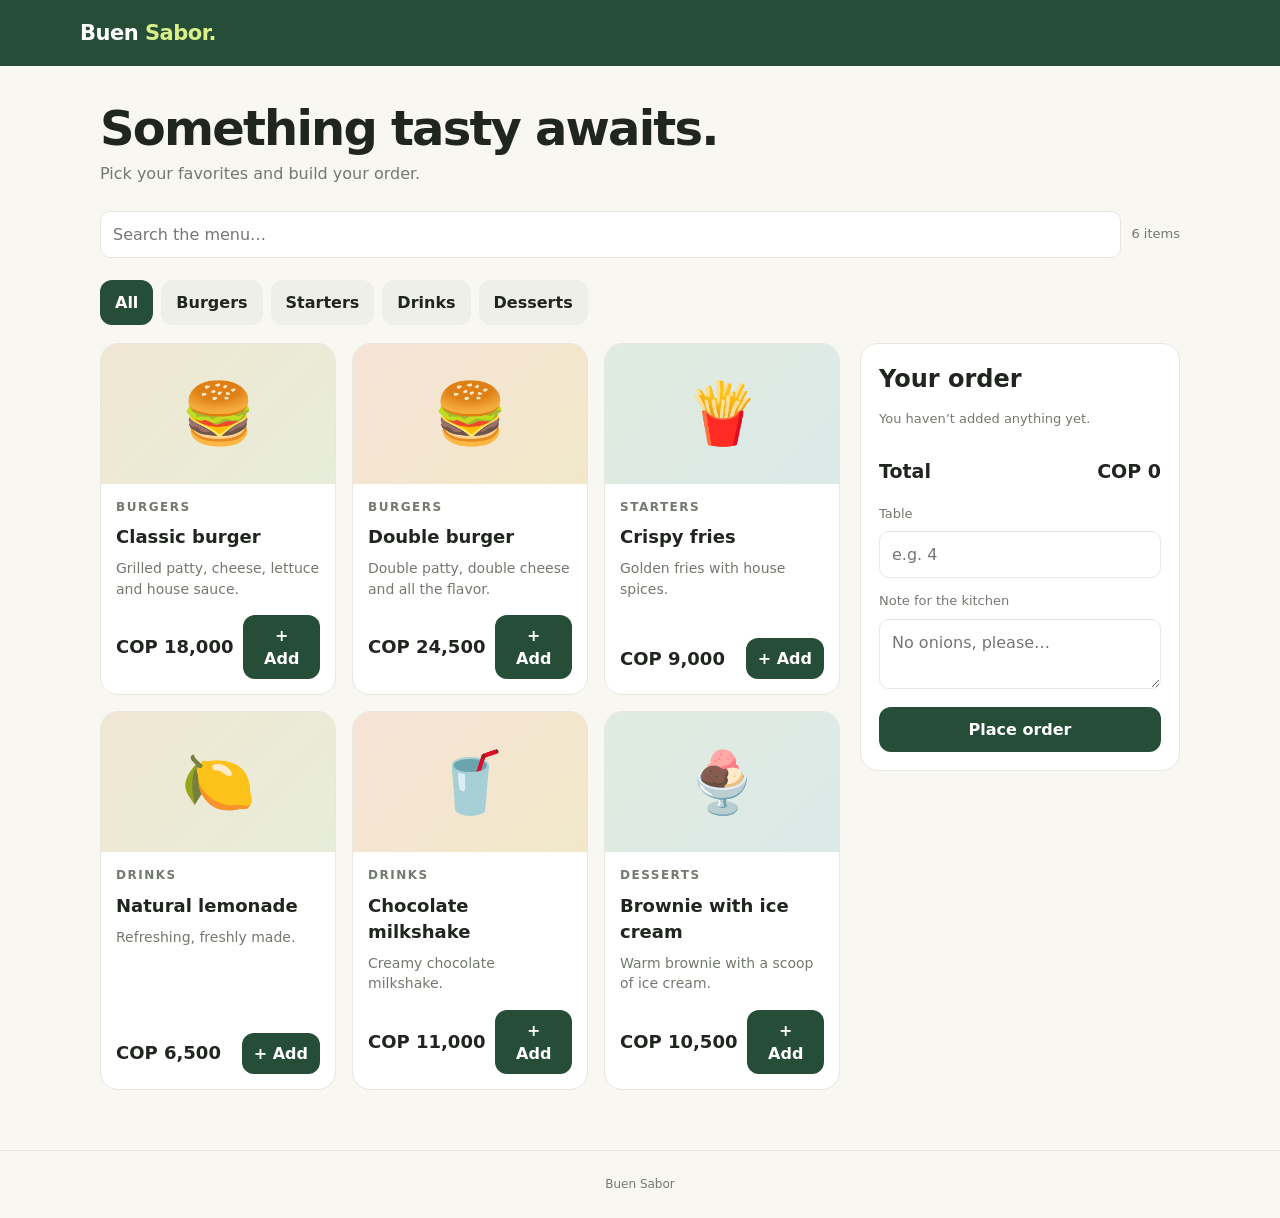
<file: FWB/menu.html>
<!doctype html>
<html lang="es">
<head>
<meta charset="utf-8"><meta name="viewport" content="width=device-width,initial-scale=1">
<title>Buen Sabor</title>
<link rel="stylesheet" href="styles.css">
</head>
<body>
<header><a class="brand" href="menu.html">Buen <span>Sabor.</span></a></header>
<main>
<div class="hero"><h1 data-i18n="heroT"></h1><p data-i18n="heroS"></p></div>
<div class="toolbar"><input id="search" type="search" data-ph="search" data-aria="search" oninput="renderMenu()"><span class="small" id="productCount"></span></div>
<div id="categories" class="categories"></div>
<div class="layout">
<div id="productGrid" class="grid"></div>
<aside class="panel"><h2><span data-i18n="yourOrder"></span> <span class="small" id="cartCount"></span></h2><div id="cartContents"></div><div class="total"><span data-i18n="total"></span><span id="cartTotal">$0</span></div>
<label class="small" for="tableNumber" data-i18n="table"></label><input id="tableNumber" data-ph="tablePh" style="margin:7px 0 10px">
<label class="small" for="orderNote" data-i18n="note"></label><textarea id="orderNote" rows="2" data-ph="notePh" style="margin:7px 0 12px"></textarea>
<button style="width:100%" onclick="placeOrder()" data-i18n="send"></button></aside>
</div>
</main>
<footer>Buen Sabor</footer>
<dialog id="done"><h2 id="doneTitle"></h2><p id="doneText"></p><button style="width:100%" onclick="$('done').close()" data-i18n="ok"></button></dialog>
<script src="app.js"></script>
<script>
let cart={},activeCategory='Todos';
function renderCategories(){const cats=['Todos',...new Set(products.map(p=>p.category))];$('categories').innerHTML=cats.map(c=>`<button class="${activeCategory===c?'active':''}" onclick="setCategory(${esc(JSON.stringify(c))})">${esc(catLabel(c))}</button>`).join('')}
function setCategory(c){activeCategory=c;renderMenu()}
function renderMenu(){renderCategories();const q=$('search').value.toLowerCase();const list=products.filter(p=>(activeCategory==='Todos'||p.category===activeCategory)&&(pName(p)+' '+(pDesc(p)||'')).toLowerCase().includes(q));$('productCount').textContent=t('nItems',{n:list.length});$('productGrid').innerHTML=list.length?list.map(p=>`<article class="product"><div class="food-art">${esc(p.emoji||'🍽️')}</div><div class="product-body"><span class="eyebrow">${esc(catLabel(p.category))}</span><h3>${esc(pName(p))}</h3><p>${esc(pDesc(p)||t('defDesc'))}</p><div class="product-bottom"><span class="price">${money(p.price)}</span><button onclick="addToCart(${p.id})">${t('add')}</button></div></div></article>`).join(''):`<div class="empty" style="grid-column:1/-1">${t('noRes')}</div>`;renderCart()}
function addToCart(id){cart[id]=(cart[id]||0)+1;renderCart()}
function changeQty(id,d){cart[id]=(cart[id]||0)+d;if(cart[id]<=0)delete cart[id];renderCart()}
function cartItems(){return Object.entries(cart).map(([id,q])=>({p:products.find(p=>p.id===Number(id)),q})).filter(x=>x.p)}
function renderCart(){const items=cartItems(),count=items.reduce((s,x)=>s+x.q,0),total=items.reduce((s,x)=>s+x.p.price*x.q,0);$('cartCount').textContent=count?`(${count})`:'';$('cartTotal').textContent=money(total);$('cartContents').innerHTML=items.length?items.map(({p,q})=>`<div class="cart-row"><div><strong>${esc(pName(p))}</strong><div class="small">${money(p.price)} ${t('each')}</div><div style="display:flex;gap:8px;align-items:center;margin-top:5px"><button class="secondary" style="padding:3px 9px" aria-label="${t('less')}" onclick="changeQty(${p.id},-1)">−</button><span>${q}</span><button class="secondary" style="padding:3px 9px" aria-label="${t('more')}" onclick="changeQty(${p.id},1)">+</button></div></div><strong>${money(p.price*q)}</strong></div>`).join(''):`<p class="small">${t('empty')}</p>`}
function placeOrder(){const items=cartItems();if(!items.length){$('doneTitle').textContent=t('emptyT');$('doneText').textContent=t('emptyD');$('done').showModal();return}
orders=load('orders',[]);const order={id:Date.now(),number:orders.length+1,table:$('tableNumber').value.trim(),note:$('orderNote').value.trim(),items:items.map(x=>({name:pName(x.p),price:x.p.price,quantity:x.q})),total:items.reduce((s,x)=>s+x.p.price*x.q,0),status:'Pendiente'};orders.unshift(order);persist();cart={};$('orderNote').value='';renderMenu();$('doneTitle').textContent=t('sentT',{n:order.number});$('doneText').textContent=t('sentD',{v:money(order.total)});$('done').showModal()}
applyI18n();document.title=t('menu')+' · Buen Sabor';renderMenu();
</script>
</body></html>
</file>
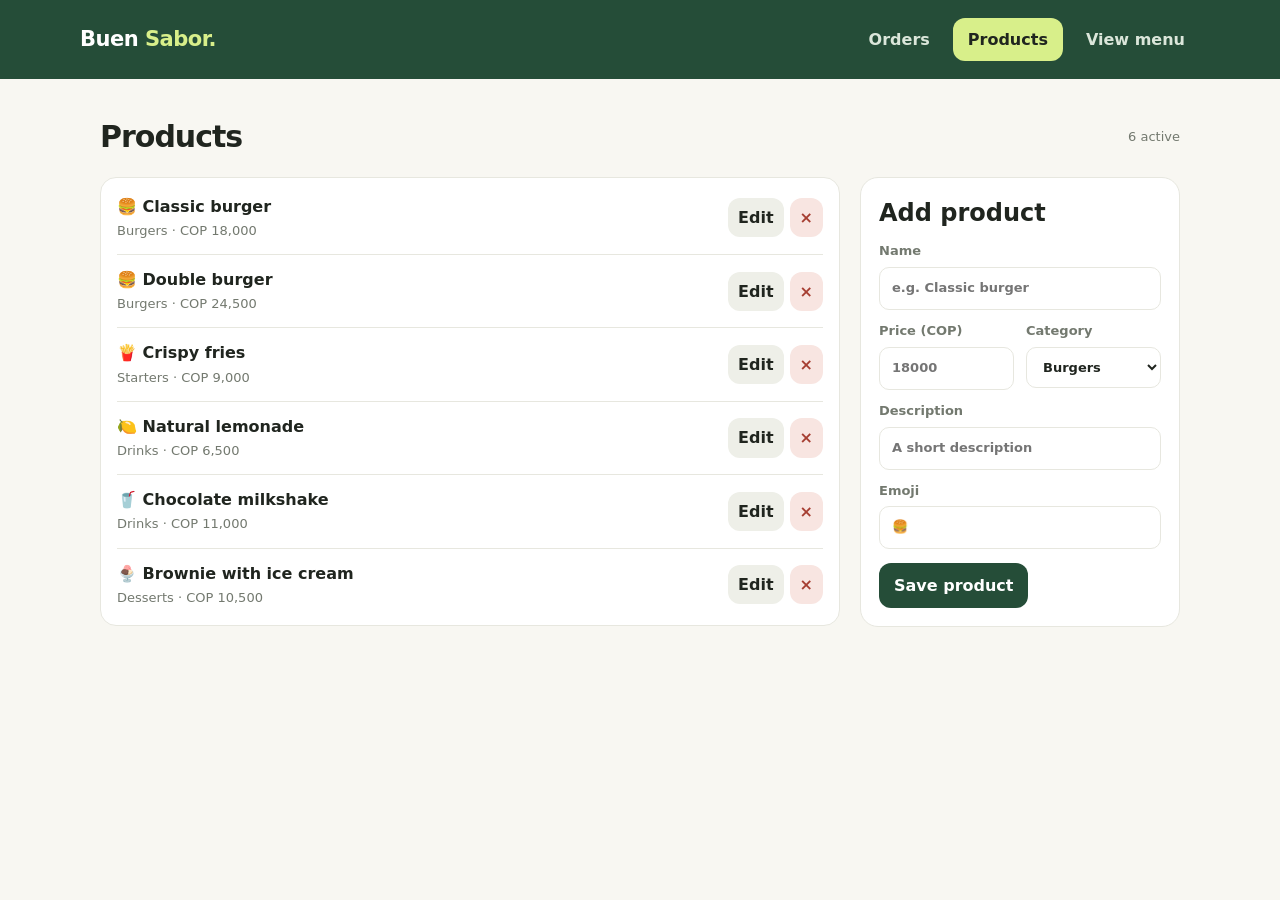
<file: FWB/productos.html>
<!doctype html>
<html lang="es">
<head>
<meta charset="utf-8"><meta name="viewport" content="width=device-width,initial-scale=1">
<title>Buen Sabor</title>
<link rel="stylesheet" href="styles.css">
</head>
<body>
<header><a class="brand" href="pedidos.html">Buen <span>Sabor.</span></a><nav><a href="pedidos.html" data-i18n="orders"></a><a class="active" href="productos.html" data-i18n="products"></a><a href="menu.html" data-i18n="viewMenu"></a></nav></header>
<main>
<div class="section-title"><h1 data-i18n="products"></h1><span class="small" id="count"></span></div>
<div class="layout">
<div id="adminProducts" class="admin-list"></div>
<div class="panel"><h2 id="formTitle"></h2>
<form id="productForm" onsubmit="saveProduct(event)"><input type="hidden" id="editId">
<div class="form-grid">
<label class="wide"><span data-i18n="name"></span><input id="pName" required maxlength="60" data-ph="namePh"></label>
<label><span data-i18n="price"></span><input id="pPrice" required type="number" min="0" step="500" placeholder="18000"></label>
<label><span data-i18n="cat"></span><select id="pCategory"></select></label>
<label class="wide"><span data-i18n="desc"></span><input id="pDescription" maxlength="120" data-ph="descPh"></label>
<label class="wide"><span data-i18n="emoji"></span><input id="pEmoji" maxlength="5" value="🍔" placeholder="🍔"></label>
</div>
<div class="form-actions"><button type="submit" data-i18n="save"></button><button type="button" class="secondary hidden" id="cancelEdit" onclick="cancelEdit()" data-i18n="cancel"></button></div>
</form></div>
</div>
</main>
<script src="app.js"></script>
<script>
const CATS=['Hamburguesas','Entradas','Bebidas','Postres','Otros'];
function render(){products=load('products',initialProducts);$('count').textContent=t('nActive',{n:products.length});$('adminProducts').innerHTML=products.length?products.map(p=>`<div class="admin-product"><div class="info"><strong>${esc(p.emoji)} ${esc(pName(p))}</strong><span class="small">${esc(catLabel(p.category))} · ${money(p.price)}</span></div><div class="actions"><button class="secondary" onclick="editProduct(${p.id})">${t('edit')}</button><button class="danger" aria-label="${t('del')}" onclick="deleteProduct(${p.id})">×</button></div></div>`).join(''):`<div class="empty" style="margin:12px 0">${t('noProd')}</div>`}
function saveProduct(e){e.preventDefault();const id=Number($('editId').value),p={id:id||Date.now(),name:$('pName').value.trim(),price:Number($('pPrice').value),category:$('pCategory').value,description:$('pDescription').value.trim(),emoji:$('pEmoji').value.trim()||'🍽️'};if(!p.name||!Number.isFinite(p.price)||p.price<0)return;products=id?products.map(x=>x.id===id?p:x):[...products,p];persist();cancelEdit();render()}
function editProduct(id){const p=products.find(x=>x.id===id);if(!p)return;$('editId').value=p.id;$('pName').value=pName(p);$('pPrice').value=p.price;$('pCategory').value=p.category;$('pDescription').value=pDesc(p)||'';$('pEmoji').value=p.emoji;$('formTitle').textContent=t('editP');$('cancelEdit').classList.remove('hidden');$('productForm').scrollIntoView({behavior:'smooth',block:'center'})}
function cancelEdit(){$('productForm').reset();$('editId').value='';$('pEmoji').value='🍔';$('formTitle').textContent=t('addP');$('cancelEdit').classList.add('hidden')}
function deleteProduct(id){const p=products.find(x=>x.id===id);if(!p||!confirm(t('confirmDel',{n:pName(p)})))return;products=products.filter(x=>x.id!==id);persist();render()}
applyI18n();document.title=t('products')+' · Buen Sabor';$('pCategory').innerHTML=CATS.map(c=>`<option value="${c}">${esc(catLabel(c))}</option>`).join('');$('formTitle').textContent=t('addP');render();
</script>
</body></html>
</file>
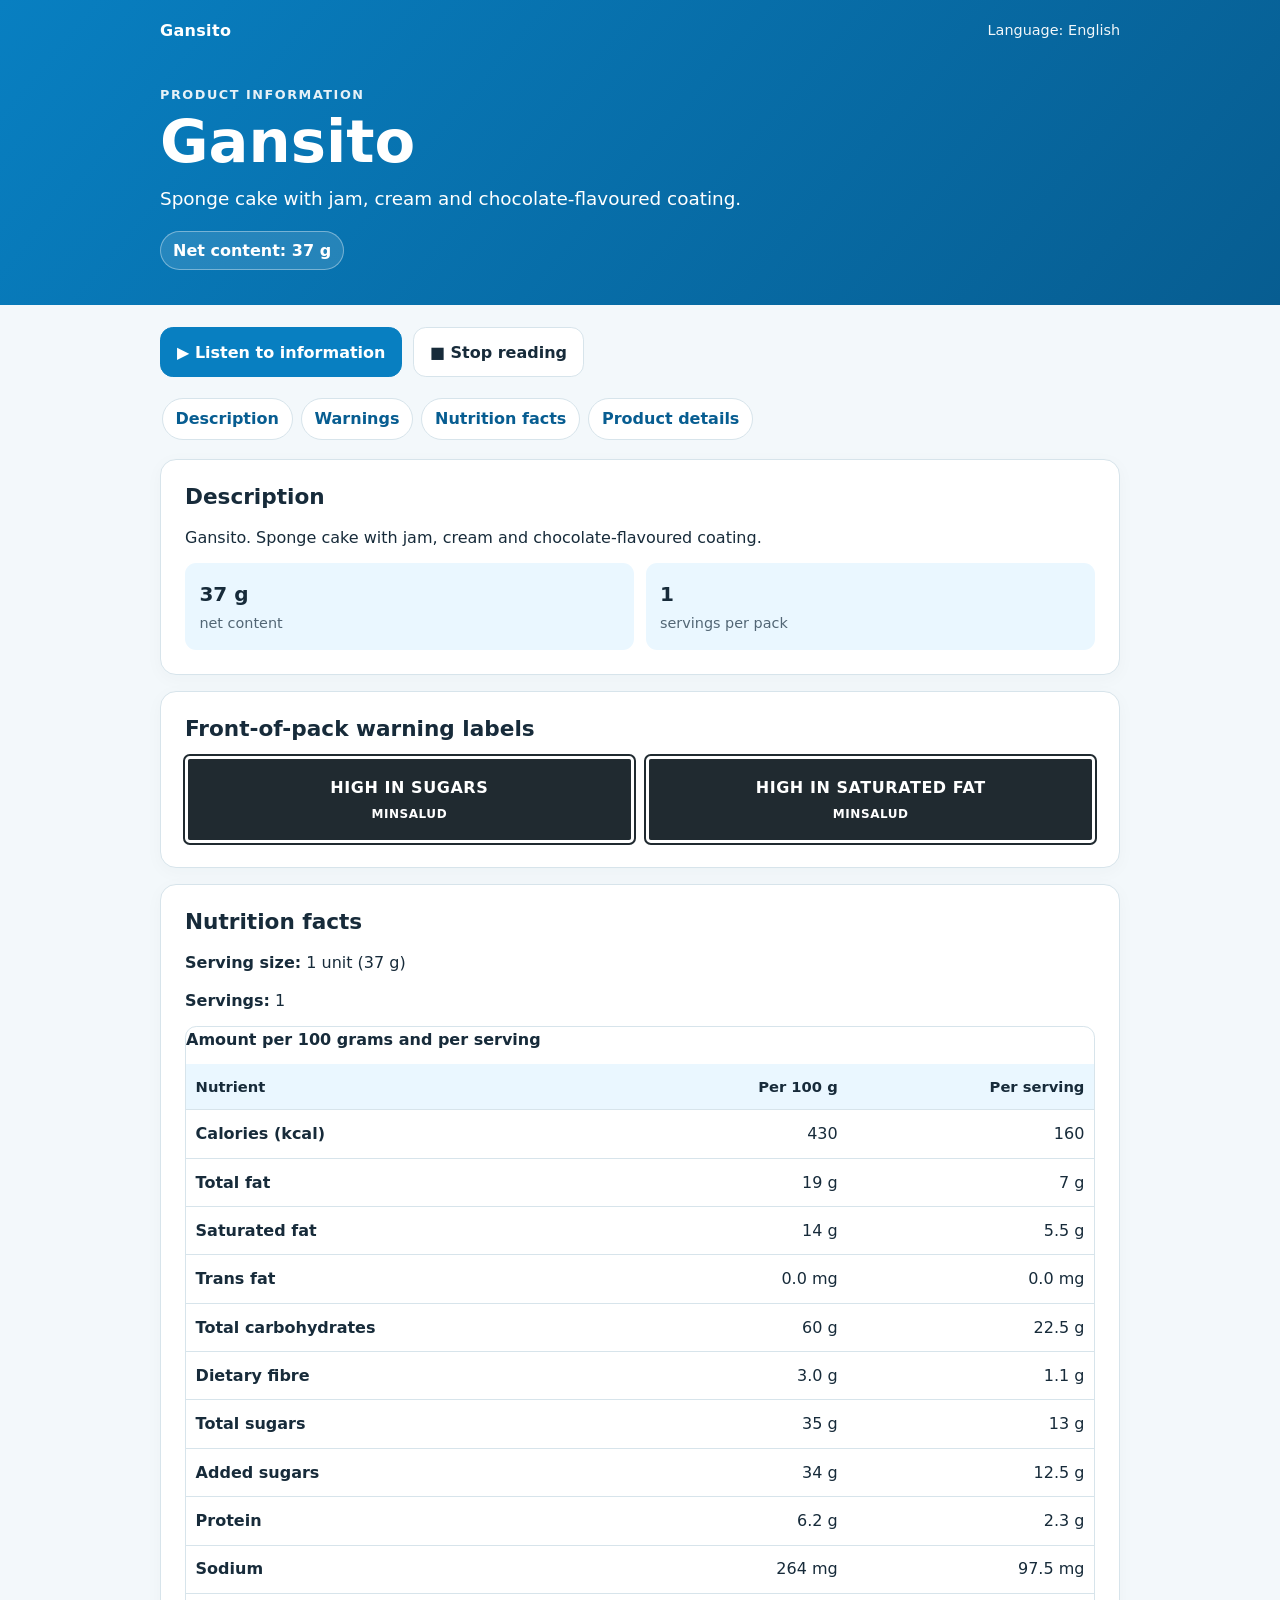
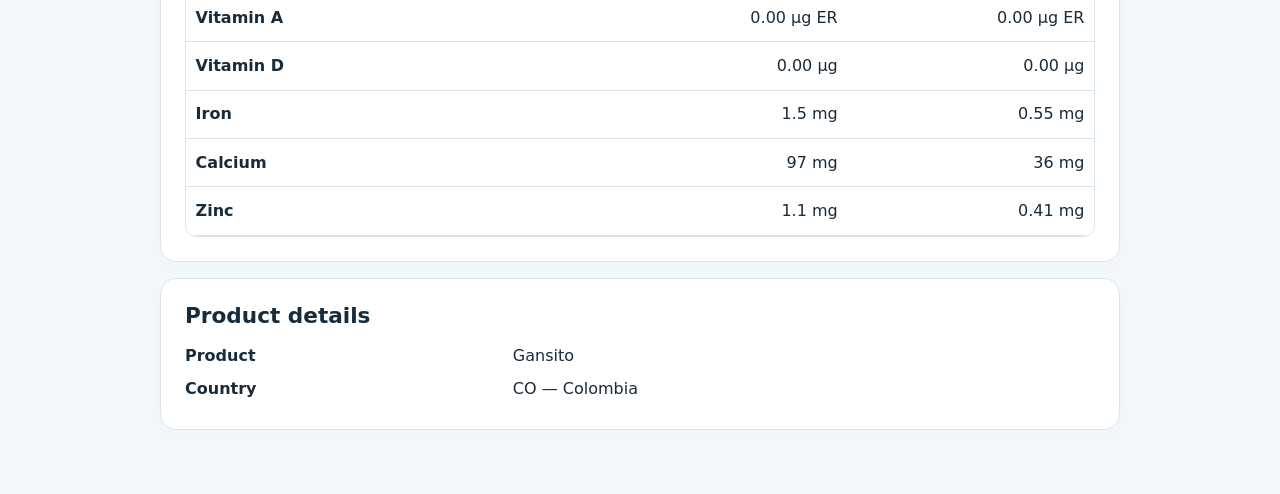
<file: LQI/1.html>
<!doctype html>
<html lang="es">
<head>
<meta charset="utf-8">
<meta name="viewport" content="width=device-width, initial-scale=1">
<meta name="theme-color" content="#087fc1">
<meta name="description" content="Ficha informativa accesible de Gansito, presentación colombiana.">
<title>Gansito — Información del producto</title>
<style>
:root{color-scheme:light;--blue:#087fc1;--blue-dark:#075d91;--sky:#eaf7ff;--ink:#172b3a;--muted:#526675;--line:#d7e4eb;--surface:#fff;--page:#f3f8fb;--danger:#202a30;--focus:#ffbf47}
*{box-sizing:border-box}
html{scroll-behavior:smooth}
body{margin:0;background:var(--page);color:var(--ink);font:16px/1.6 system-ui,-apple-system,BlinkMacSystemFont,"Segoe UI",sans-serif}
a{color:var(--blue-dark);text-underline-offset:.18em}
a:focus-visible,button:focus-visible,[tabindex]:focus-visible{outline:3px solid var(--focus);outline-offset:3px}
.skip-link{position:absolute;top:-5rem;left:1rem;background:#fff;padding:.75rem 1rem;z-index:20;border-radius:.5rem}
.skip-link:focus{top:1rem}
header{background:linear-gradient(130deg,#087fc1,#075d91);color:#fff;padding:1.1rem 1rem 2rem}
.topbar,.wrap{width:min(960px,100% - 2rem);margin-inline:auto}
.topbar{display:flex;align-items:center;justify-content:space-between;gap:1rem}
.brand{font-weight:750;letter-spacing:.02em}
.lang-note{font-size:.9rem;opacity:.95}
.hero{padding:2.1rem 0 .2rem;display:grid;grid-template-columns:1fr;gap:1rem}
.eyebrow{font-size:.8rem;letter-spacing:.12em;text-transform:uppercase;font-weight:750;opacity:.9}
h1{font-size:clamp(2.1rem,7vw,3.7rem);line-height:1.06;margin:.35rem 0 .65rem}
.subtitle{font-size:1.15rem;margin:0;max-width:42rem}
.hero-meta{display:flex;flex-wrap:wrap;gap:.6rem;margin-top:1.1rem}
.pill{display:inline-flex;align-items:center;gap:.4rem;padding:.35rem .75rem;border-radius:999px;background:#ffffff1f;border:1px solid #ffffff60;font-weight:650}
main{padding:1.4rem 0 3rem}
.controls{display:flex;flex-wrap:wrap;gap:.65rem;margin-bottom:1.1rem}
button{font:inherit;font-weight:700;border:1px solid var(--line);border-radius:.8rem;padding:.7rem 1rem;background:#fff;color:var(--ink);cursor:pointer}
button.primary{background:var(--blue);border-color:var(--blue);color:#fff}
button:hover{filter:brightness(.97)}
nav.section-nav{display:flex;gap:.5rem;overflow-x:auto;padding:.2rem .1rem 1rem;margin-bottom:.2rem}
nav.section-nav a{white-space:nowrap;background:#fff;border:1px solid var(--line);border-radius:999px;padding:.45rem .8rem;text-decoration:none;font-weight:650}
section.card{background:var(--surface);border:1px solid var(--line);border-radius:1rem;padding:1.2rem;margin:0 0 1rem;box-shadow:0 4px 18px #12334b08;scroll-margin-top:1rem}
h2{font-size:1.35rem;line-height:1.25;margin:0 0 .85rem}
h3{font-size:1rem;margin:1rem 0 .35rem}
p{margin:.4rem 0 .8rem}
.muted{color:var(--muted)}
.warning-grid{display:grid;grid-template-columns:repeat(auto-fit,minmax(220px,1fr));gap:.8rem}
.warning{background:var(--danger);color:#fff;border:3px solid #fff;outline:2px solid var(--danger);padding:1rem;border-radius:.3rem;text-align:center;font-weight:850;letter-spacing:.035em}
.warning small{display:block;font-size:.75rem;font-weight:650;margin-top:.25rem}
table{border-collapse:collapse;width:100%;font-variant-numeric:tabular-nums}
caption{text-align:left;font-weight:700;margin-bottom:.7rem}
th,td{padding:.68rem .6rem;border-bottom:1px solid var(--line);text-align:left;vertical-align:top}
thead th{background:var(--sky);font-size:.92rem}
tbody th{font-weight:650}
td.num,th.num{text-align:right;white-space:nowrap}
.table-scroll{overflow-x:auto;border:1px solid var(--line);border-radius:.7rem}
.table-scroll table{min-width:510px}
.facts{display:grid;grid-template-columns:repeat(auto-fit,minmax(135px,1fr));gap:.7rem}
.fact{background:var(--sky);padding:.9rem;border-radius:.7rem}
.fact strong{display:block;font-size:1.25rem}
.fact span{font-size:.9rem;color:var(--muted)}
dl{display:grid;grid-template-columns:minmax(125px,.7fr) 1.3fr;gap:.45rem .9rem;margin:.2rem 0}
dt{font-weight:700}dd{margin:0}
.note{border-left:4px solid var(--blue);background:var(--sky);padding:.8rem 1rem;border-radius:0 .6rem .6rem 0}
@media(min-width:680px){.hero{grid-template-columns:1fr}.hero{padding-top:2.6rem}section.card{padding:1.5rem}.wrap,.topbar{width:min(960px,100% - 3rem)}}
@media(prefers-reduced-motion:reduce){html{scroll-behavior:auto}*{animation:none!important;transition:none!important}}
@media(forced-colors:active){.warning{border:2px solid CanvasText;outline:1px solid CanvasText}}
</style>
</head>
<body>
<a class="skip-link" href="#main" data-i18n="skip">Saltar al contenido</a>
<header>
  <div class="topbar">
    <div class="brand" aria-label="Gansito">Gansito</div>
    <div class="lang-note" id="language-note">Idioma: Español</div>
  </div>
  <div class="hero topbar">
    <div>
      <div class="eyebrow" data-i18n="productLabel">Información del producto</div>
      <h1>Gansito</h1>
      <p class="subtitle" data-i18n="subtitle">Bizcocho con mermelada, crema y cobertura sabor a chocolate.</p>
      <div class="hero-meta">
        <span class="pill" data-i18n="net">Contenido neto: 37 g</span>
      </div>
    </div>
  </div>
</header>

<main id="main" class="wrap">
  <div class="controls" aria-label="Controles de la página">
    <button class="primary" id="listen" type="button">▶ <span data-i18n="listen">Escuchar información</span></button>
    <button id="stop" type="button">■ <span data-i18n="stop">Detener lectura</span></button>
  </div>
  <nav class="section-nav" aria-label="Secciones de la página">
    <a href="#description" data-i18n="navDescription">Descripción</a>
    <a href="#warnings" data-i18n="navWarnings">Advertencias</a>
    <a href="#nutrition" data-i18n="navNutrition">Información nutricional</a>
    <a href="#details" data-i18n="navDetails">Datos del producto</a>
  </nav>

  <section class="card" id="description">
    <h2 data-i18n="descriptionTitle">Descripción</h2>
    <p data-i18n="descriptionText">Gansito. Bizcocho con mermelada, crema y cobertura sabor a chocolate.</p>
    <div class="facts">
      <div class="fact"><strong>37 g</strong><span data-i18n="netContent">contenido neto</span></div>
      <div class="fact"><strong>1</strong><span data-i18n="servings">porciones por paquete</span></div>
    </div>
  </section>

  <section class="card" id="warnings">
    <h2 data-i18n="warningsTitle">Sellos frontales de advertencia</h2>
    <div class="warning-grid">
      <div class="warning"><span data-i18n="sugarWarning">EXCESO EN AZÚCARES</span><small data-i18n="minsalud">MINSALUD</small></div>
      <div class="warning"><span data-i18n="satFatWarning">EXCESO EN GRASAS SATURADAS</span><small data-i18n="minsalud">MINSALUD</small></div>
    </div>
  </section>

  <section class="card" id="nutrition">
    <h2 data-i18n="nutritionTitle">Información nutricional</h2>
    <p><strong data-i18n="portion">Porción:</strong> <span data-i18n="portionValue">1 unidad (37 g)</span></p>
    <p><strong data-i18n="servingsLabel">Porciones:</strong> 1</p>
    <div class="table-scroll" role="region" tabindex="0" aria-label="Tabla nutricional; se puede desplazar horizontalmente">
      <table>
        <caption data-i18n="tableCaption">Cantidad por 100 gramos y por porción</caption>
        <thead><tr><th scope="col" data-i18n="nutrient">Nutriente</th><th scope="col" class="num" data-i18n="per100">Por 100 g</th><th scope="col" class="num" data-i18n="perServing">Por porción</th></tr></thead>
        <tbody>
          <tr><th scope="row" data-i18n="calories">Calorías (kcal)</th><td class="num">430</td><td class="num">160</td></tr>
          <tr><th scope="row" data-i18n="totalFat">Grasa total</th><td class="num">19 g</td><td class="num">7 g</td></tr>
          <tr><th scope="row" data-i18n="satFat">Grasa saturada</th><td class="num">14 g</td><td class="num">5.5 g</td></tr>
          <tr><th scope="row" data-i18n="transFat">Grasa trans</th><td class="num">0.0 mg</td><td class="num">0.0 mg</td></tr>
          <tr><th scope="row" data-i18n="totalCarbs">Carbohidratos totales</th><td class="num">60 g</td><td class="num">22.5 g</td></tr>
          <tr><th scope="row" data-i18n="fiber">Fibra dietaria</th><td class="num">3.0 g</td><td class="num">1.1 g</td></tr>
          <tr><th scope="row" data-i18n="sugars">Azúcares totales</th><td class="num">35 g</td><td class="num">13 g</td></tr>
          <tr><th scope="row" data-i18n="addedSugars">Azúcares añadidos</th><td class="num">34 g</td><td class="num">12.5 g</td></tr>
          <tr><th scope="row" data-i18n="protein">Proteína</th><td class="num">6.2 g</td><td class="num">2.3 g</td></tr>
          <tr><th scope="row" data-i18n="sodium">Sodio</th><td class="num">264 mg</td><td class="num">97.5 mg</td></tr>
          <tr><th scope="row" data-i18n="vitaminA">Vitamina A</th><td class="num">0.00 µg ER</td><td class="num">0.00 µg ER</td></tr>
          <tr><th scope="row" data-i18n="vitaminD">Vitamina D</th><td class="num">0.00 µg</td><td class="num">0.00 µg</td></tr>
          <tr><th scope="row" data-i18n="iron">Hierro</th><td class="num">1.5 mg</td><td class="num">0.55 mg</td></tr>
          <tr><th scope="row" data-i18n="calcium">Calcio</th><td class="num">97 mg</td><td class="num">36 mg</td></tr>
          <tr><th scope="row" data-i18n="zinc">Zinc</th><td class="num">1.1 mg</td><td class="num">0.41 mg</td></tr>
        </tbody>
      </table>
    </div>
  </section>

  <section class="card" id="details">
    <h2 data-i18n="detailsTitle">Datos del producto</h2>
    <dl>
      <dt data-i18n="productLabel2">Producto</dt><dd>Gansito</dd>
      <dt data-i18n="countryLabel">País</dt><dd data-i18n="countryValue">CO — Colombia</dd>
    </dl>
  </section>
</main>
<script>
const translations = {
es: {
skip:"Saltar al contenido",productLabel:"Información del producto",subtitle:"Bizcocho con mermelada, crema y cobertura sabor a chocolate.",net:"Contenido neto: 37 g",listen:"Escuchar información",stop:"Detener lectura",navDescription:"Descripción",navWarnings:"Advertencias",navNutrition:"Información nutricional",navDetails:"Datos del producto",descriptionTitle:"Descripción",descriptionText:"Gansito. Bizcocho con mermelada, crema y cobertura sabor a chocolate.",netContent:"contenido neto",servings:"porciones por paquete",warningsTitle:"Sellos frontales de advertencia",sugarWarning:"EXCESO EN AZÚCARES",satFatWarning:"EXCESO EN GRASAS SATURADAS",minsalud:"MINSALUD",nutritionTitle:"Información nutricional",portion:"Porción:",portionValue:"1 unidad (37 g)",servingsLabel:"Porciones:",tableCaption:"Cantidad por 100 gramos y por porción",nutrient:"Nutriente",per100:"Por 100 g",perServing:"Por porción",calories:"Calorías (kcal)",totalFat:"Grasa total",satFat:"Grasa saturada",transFat:"Grasa trans",totalCarbs:"Carbohidratos totales",fiber:"Fibra dietaria",sugars:"Azúcares totales",addedSugars:"Azúcares añadidos",protein:"Proteína",sodium:"Sodio",vitaminA:"Vitamina A",vitaminD:"Vitamina D",iron:"Hierro",calcium:"Calcio",zinc:"Zinc",detailsTitle:"Datos del producto",productLabel2:"Producto",countryLabel:"País",countryValue:"CO — Colombia",languageName:"Español",pageTitle:"Gansito — Información del producto",ariaTable:"Tabla nutricional; se puede desplazar horizontalmente"
},
en: {
skip:"Skip to content",productLabel:"Product information",subtitle:"Sponge cake with jam, cream and chocolate-flavoured coating.",net:"Net content: 37 g",listen:"Listen to information",stop:"Stop reading",navDescription:"Description",navWarnings:"Warnings",navNutrition:"Nutrition facts",navDetails:"Product details",descriptionTitle:"Description",descriptionText:"Gansito. Sponge cake with jam, cream and chocolate-flavoured coating.",netContent:"net content",servings:"servings per pack",warningsTitle:"Front-of-pack warning labels",sugarWarning:"HIGH IN SUGARS",satFatWarning:"HIGH IN SATURATED FAT",minsalud:"MINSALUD",nutritionTitle:"Nutrition facts",portion:"Serving size:",portionValue:"1 unit (37 g)",servingsLabel:"Servings:",tableCaption:"Amount per 100 grams and per serving",nutrient:"Nutrient",per100:"Per 100 g",perServing:"Per serving",calories:"Calories (kcal)",totalFat:"Total fat",satFat:"Saturated fat",transFat:"Trans fat",totalCarbs:"Total carbohydrates",fiber:"Dietary fibre",sugars:"Total sugars",addedSugars:"Added sugars",protein:"Protein",sodium:"Sodium",vitaminA:"Vitamin A",vitaminD:"Vitamin D",iron:"Iron",calcium:"Calcium",zinc:"Zinc",detailsTitle:"Product details",productLabel2:"Product",countryLabel:"Country",countryValue:"CO — Colombia",languageName:"English",pageTitle:"Gansito — Product information",ariaTable:"Nutrition table; horizontally scrollable"
},
pt: {
skip:"Pular para o conteúdo",productLabel:"Informações do produto",subtitle:"Bolo com geleia, creme e cobertura sabor chocolate.",net:"Conteúdo líquido: 37 g",listen:"Ouvir informações",stop:"Parar leitura",navDescription:"Descrição",navWarnings:"Advertências",navNutrition:"Informações nutricionais",navDetails:"Dados do produto",descriptionTitle:"Descrição",descriptionText:"Gansito. Bolo com geleia, creme e cobertura sabor chocolate.",netContent:"conteúdo líquido",servings:"porções por pacote",warningsTitle:"Selos frontais de advertência",sugarWarning:"ALTO EM AÇÚCARES",satFatWarning:"ALTO EM GORDURAS SATURADAS",minsalud:"MINSALUD",nutritionTitle:"Informações nutricionais",portion:"Porção:",portionValue:"1 unidad (37 g)",servingsLabel:"Porções:",tableCaption:"Quantidade por 100 gramas e por porção",nutrient:"Nutriente",per100:"Por 100 g",perServing:"Por porção",calories:"Calorias (kcal)",totalFat:"Gordura total",satFat:"Gordura saturada",transFat:"Gordura trans",totalCarbs:"Carboidratos totais",fiber:"Fibra alimentar",sugars:"Açúcares totais",addedSugars:"Açúcares adicionados",protein:"Proteína",sodium:"Sódio",vitaminA:"Vitamina A",vitaminD:"Vitamina D",iron:"Ferro",calcium:"Cálcio",zinc:"Zinco",detailsTitle:"Dados do produto",productLabel2:"Produto",countryLabel:"País",countryValue:"CO — Colômbia",languageName:"Português",pageTitle:"Gansito — Informações do produto",ariaTable:"Tabela nutricional; pode ser rolada horizontalmente"
},
fr: {
skip:"Aller au contenu",productLabel:"Informations sur le produit",subtitle:"Gâteau avec confiture, crème et enrobage au goût de chocolat.",net:"Poids net : 37 g",listen:"Écouter les informations",stop:"Arrêter la lecture",navDescription:"Description",navWarnings:"Avertissements",navNutrition:"Valeurs nutritionnelles",navDetails:"Détails du produit",descriptionTitle:"Description",descriptionText:"Gansito. Gâteau avec confiture, crème et enrobage au goût de chocolat.",netContent:"poids net",servings:"portions par paquet",warningsTitle:"Avertissements sur l'emballage",sugarWarning:"EXCÈS DE SUCRES",satFatWarning:"EXCÈS DE GRAISSES SATURÉES",minsalud:"MINSALUD",nutritionTitle:"Valeurs nutritionnelles",portion:"Portion :",portionValue:"1 unité (37 g)",servingsLabel:"Portions :",tableCaption:"Quantité pour 100 grammes et par portion",nutrient:"Nutriment",per100:"Pour 100 g",perServing:"Par portion",calories:"Calories (kcal)",totalFat:"Matières grasses totales",satFat:"Graisses saturées",transFat:"Graisses trans",totalCarbs:"Glucides totaux",fiber:"Fibres alimentaires",sugars:"Sucres totaux",addedSugars:"Sucres ajoutés",protein:"Protéines",sodium:"Sodium",vitaminA:"Vitamine A",vitaminD:"Vitamine D",iron:"Fer",calcium:"Calcium",zinc:"Zinc",detailsTitle:"Détails du produit",productLabel2:"Produit",countryLabel:"Pays",countryValue:"CO — Colombie",languageName:"Français",pageTitle:"Gansito — Informations sur le produit",ariaTable:"Tableau nutritionnel ; défilement horizontal possible"
}
};
function getLanguage(){
  const prefs = (navigator.languages && navigator.languages.length ? navigator.languages : [navigator.language || "es"]).map(x => x.toLowerCase());
  for(const pref of prefs){const code=pref.split("-")[0]; if(translations[code]) return code;}
  return "es";
}
const lang=getLanguage(), t=translations[lang];
document.documentElement.lang=lang;
document.title=t.pageTitle;
document.querySelectorAll("[data-i18n]").forEach(el=>{const key=el.dataset.i18n;if(t[key])el.textContent=t[key]});
document.getElementById("language-note").textContent=(lang==="es"?"Idioma: ":lang==="pt"?"Idioma: ":lang==="fr"?"Langue : ":"Language: ")+t.languageName;
document.querySelector(".table-scroll").setAttribute("aria-label",t.ariaTable);
document.getElementById("listen").addEventListener("click",()=>{
  if(!("speechSynthesis" in window)){alert(lang==="es"?"La lectura por voz no está disponible en este navegador.":lang==="pt"?"A leitura em voz alta não está disponível neste navegador.":lang==="fr"?"La lecture vocale n'est pas disponible dans ce navigateur.":"Text-to-speech is not available in this browser.");return;}
  window.speechSynthesis.cancel();
  const textToRead=Array.from(document.querySelectorAll("main .card")).map(c=>c.innerText).join("\n\n");
  const utterance=new SpeechSynthesisUtterance(textToRead);
  utterance.lang=lang==="es"?"es-CO":lang==="pt"?"pt-BR":lang==="fr"?"fr-FR":"en";
  window.speechSynthesis.speak(utterance);
});
document.getElementById("stop").addEventListener("click",()=>{if("speechSynthesis" in window)window.speechSynthesis.cancel()});
</script>
</body>
</html>
</file>
<file: FWB/styles.css>
:root{--ink:#20251f;--muted:#73796f;--paper:#f8f7f2;--card:#fff;--green:#254d38;--lime:#d8ef8a;--line:#e7e7df;--red:#a63e32}
*{box-sizing:border-box}
body{margin:0;background:var(--paper);color:var(--ink);font:16px/1.45 system-ui,-apple-system,Segoe UI,sans-serif}
button,input,select,textarea{font:inherit}
button{cursor:pointer;border:0;border-radius:12px;padding:11px 15px;font-weight:650;background:var(--green);color:#fff}
button.secondary{background:#eeefe8;color:var(--ink)}
button.danger{background:#f8e5e1;color:var(--red)}
button:focus-visible,a:focus-visible,input:focus-visible,select:focus-visible,textarea:focus-visible{outline:2px solid var(--green);outline-offset:2px}
header{background:var(--green);color:#fff;padding:18px max(20px,calc((100% - 1120px)/2));display:flex;gap:20px;align-items:center;justify-content:space-between;flex-wrap:wrap}
.brand{font-weight:850;font-size:21px;letter-spacing:-.5px;color:#fff;text-decoration:none}
.brand span{color:var(--lime)}
nav{display:flex;gap:8px;flex-wrap:wrap}
nav a{color:#dbe6da;text-decoration:none;font-weight:650;padding:10px 15px;border-radius:12px}
nav a.active{background:var(--lime);color:var(--ink)}
main{max-width:1120px;margin:0 auto;padding:28px 20px 60px}
.hero{margin:10px 0 25px}
.hero h1{font-size:clamp(30px,5vw,48px);line-height:1.04;letter-spacing:-1.8px;margin:8px 0}
.hero p{margin:8px 0;color:var(--muted)}
.eyebrow{text-transform:uppercase;letter-spacing:1.5px;color:var(--muted);font-size:12px;font-weight:800}
.toolbar{display:flex;gap:10px;flex-wrap:wrap;align-items:center;margin:20px 0}
.toolbar input{flex:1;min-width:180px}
input,select,textarea{border:1px solid var(--line);background:#fff;border-radius:10px;padding:11px 12px;color:var(--ink);width:100%}
.categories{display:flex;gap:8px;overflow:auto;padding:2px 0 18px}
.categories button{white-space:nowrap;background:#eeefe8;color:var(--ink)}
.categories button.active{background:var(--green);color:#fff}
.grid{display:grid;grid-template-columns:repeat(3,minmax(0,1fr));gap:16px}
.product{background:var(--card);border:1px solid var(--line);border-radius:18px;overflow:hidden;display:flex;flex-direction:column}
.food-art{height:140px;display:grid;place-items:center;font-size:60px;background:linear-gradient(135deg,#f0e7d1,#e7edda)}
.product:nth-child(3n+2) .food-art{background:linear-gradient(135deg,#f6e3d7,#f1e8c8)}
.product:nth-child(3n) .food-art{background:linear-gradient(135deg,#e1ebdf,#dbe9e8)}
.product-body{padding:15px;display:flex;flex-direction:column;gap:8px;flex:1}
.product h3{margin:0;font-size:18px}
.product p{margin:0;color:var(--muted);font-size:14px;flex:1}
.product-bottom{display:flex;justify-content:space-between;align-items:center;gap:10px;margin-top:8px}
.price{font-weight:850;font-size:18px}
.product-bottom button{padding:9px 12px}
.layout{display:grid;grid-template-columns:minmax(0,1fr) 320px;gap:20px;align-items:start}
.panel{background:#fff;border:1px solid var(--line);border-radius:18px;padding:18px}
.panel h2,.panel h3{margin:0 0 12px}
.cart-row,.order-row,.admin-product{display:flex;justify-content:space-between;gap:12px;padding:13px 0;border-bottom:1px solid var(--line);align-items:center}
.cart-row:last-child,.order-row:last-child,.admin-product:last-child{border-bottom:0}
.small{font-size:13px;color:var(--muted)}
.total{display:flex;justify-content:space-between;font-weight:850;font-size:19px;padding:16px 0}
.empty{border:1px dashed #d4d7cb;border-radius:16px;padding:28px;text-align:center;color:var(--muted)}
.section-title{display:flex;justify-content:space-between;align-items:center;gap:10px;margin:8px 0 18px}
.section-title h1{margin:0;font-size:30px;letter-spacing:-1px}
.section-title h2{margin:0}
.stats{display:grid;grid-template-columns:repeat(3,1fr);gap:12px;margin-bottom:18px}
.stat{background:#fff;border:1px solid var(--line);border-radius:15px;padding:16px}
.stat strong{display:block;font-size:26px}
.stat span{font-size:13px;color:var(--muted)}
.admin-list{background:#fff;border:1px solid var(--line);border-radius:16px;padding:4px 16px}
.admin-product .info{flex:1;min-width:0}
.admin-product strong{display:block}
.admin-product .actions{display:flex;gap:6px}
.admin-product .actions button{padding:8px 10px}
.order-head{display:flex;gap:10px;justify-content:space-between;align-items:center}
.order-status{border-radius:999px;padding:5px 8px;background:#eef0e8;font-size:12px;font-weight:800}
.status-btns{margin-top:8px;display:flex;gap:6px;flex-wrap:wrap}
.status-btns button{font-size:12px;padding:7px 9px}
.form-grid{display:grid;grid-template-columns:1fr 1fr;gap:12px}
.form-grid label{display:flex;flex-direction:column;gap:6px;font-size:13px;font-weight:750;color:var(--muted)}
.form-grid .wide{grid-column:1/-1}
.form-actions{display:flex;gap:8px;margin-top:14px}
.hidden{display:none!important}
dialog{border:0;border-radius:18px;padding:26px;max-width:340px;box-shadow:0 20px 60px rgba(0,0,0,.25)}
dialog::backdrop{background:rgba(32,37,31,.45)}
dialog h2{margin:0 0 8px}
dialog p{margin:0 0 18px;color:var(--muted)}
footer{text-align:center;color:var(--muted);font-size:12px;padding:25px 15px;border-top:1px solid var(--line)}
@media(max-width:800px){.grid{grid-template-columns:repeat(2,minmax(0,1fr))}.layout{grid-template-columns:1fr}.stats{grid-template-columns:1fr 1fr}}
@media(max-width:520px){header{padding:15px 16px}main{padding:20px 14px 40px}.grid{gap:10px}.food-art{height:100px;font-size:45px}.product-body{padding:11px}.product h3{font-size:15px}.product p{font-size:12px}.product-bottom{align-items:start;flex-direction:column}.product-bottom button{width:100%}.form-grid{grid-template-columns:1fr}.form-grid .wide{grid-column:auto}.section-title h1{font-size:25px}}
</file>
